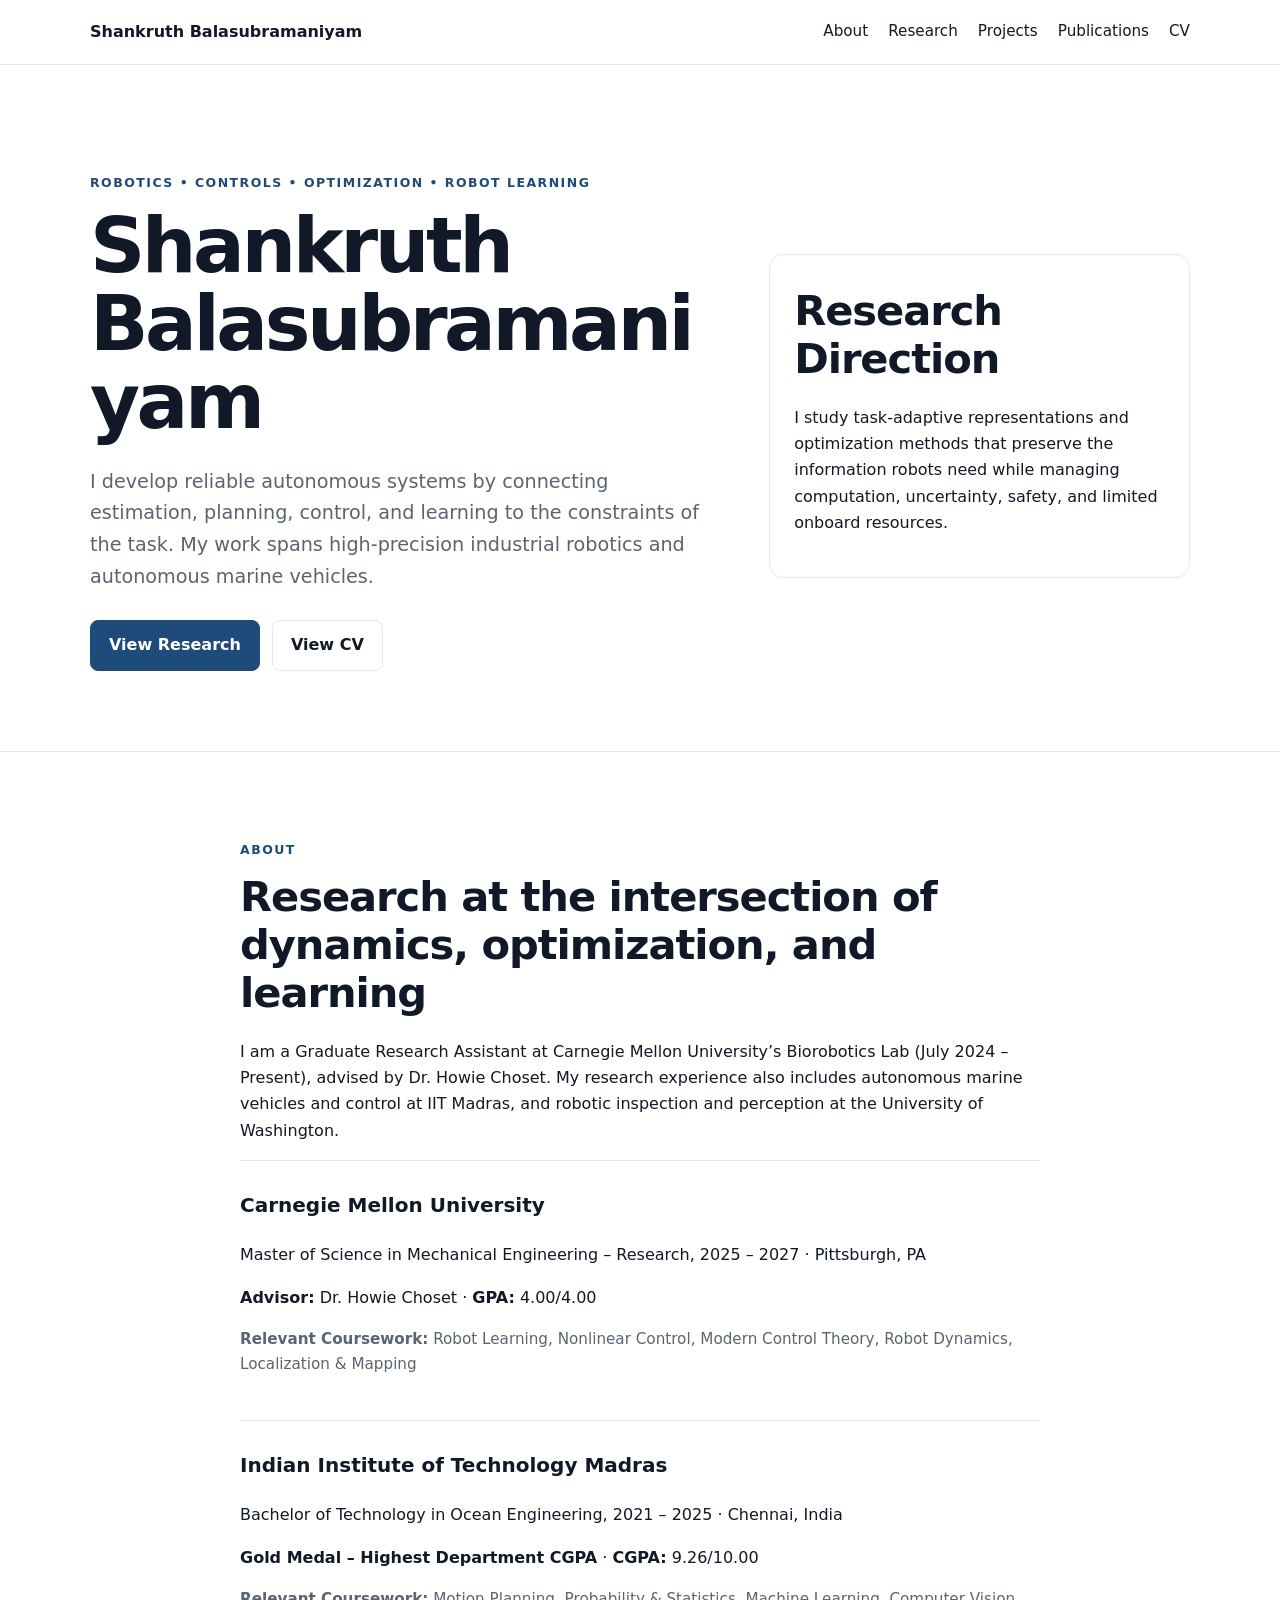
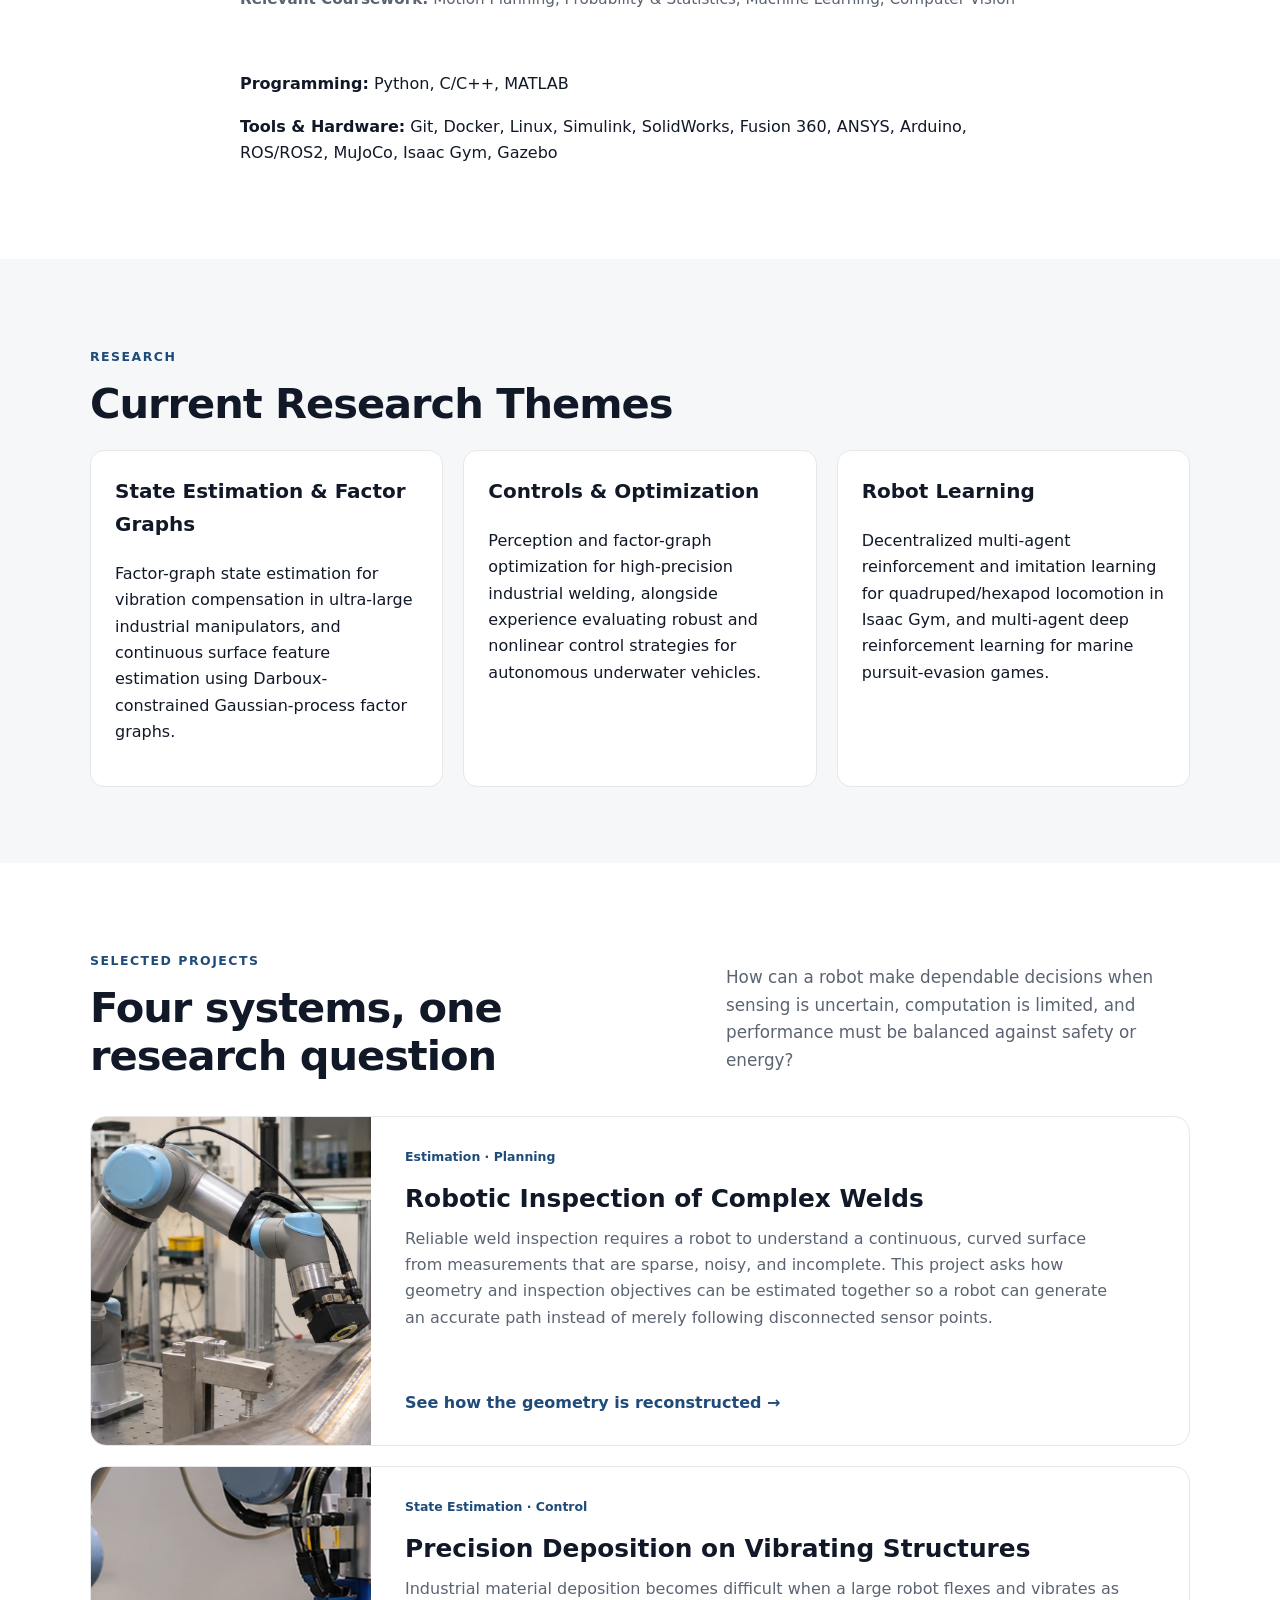
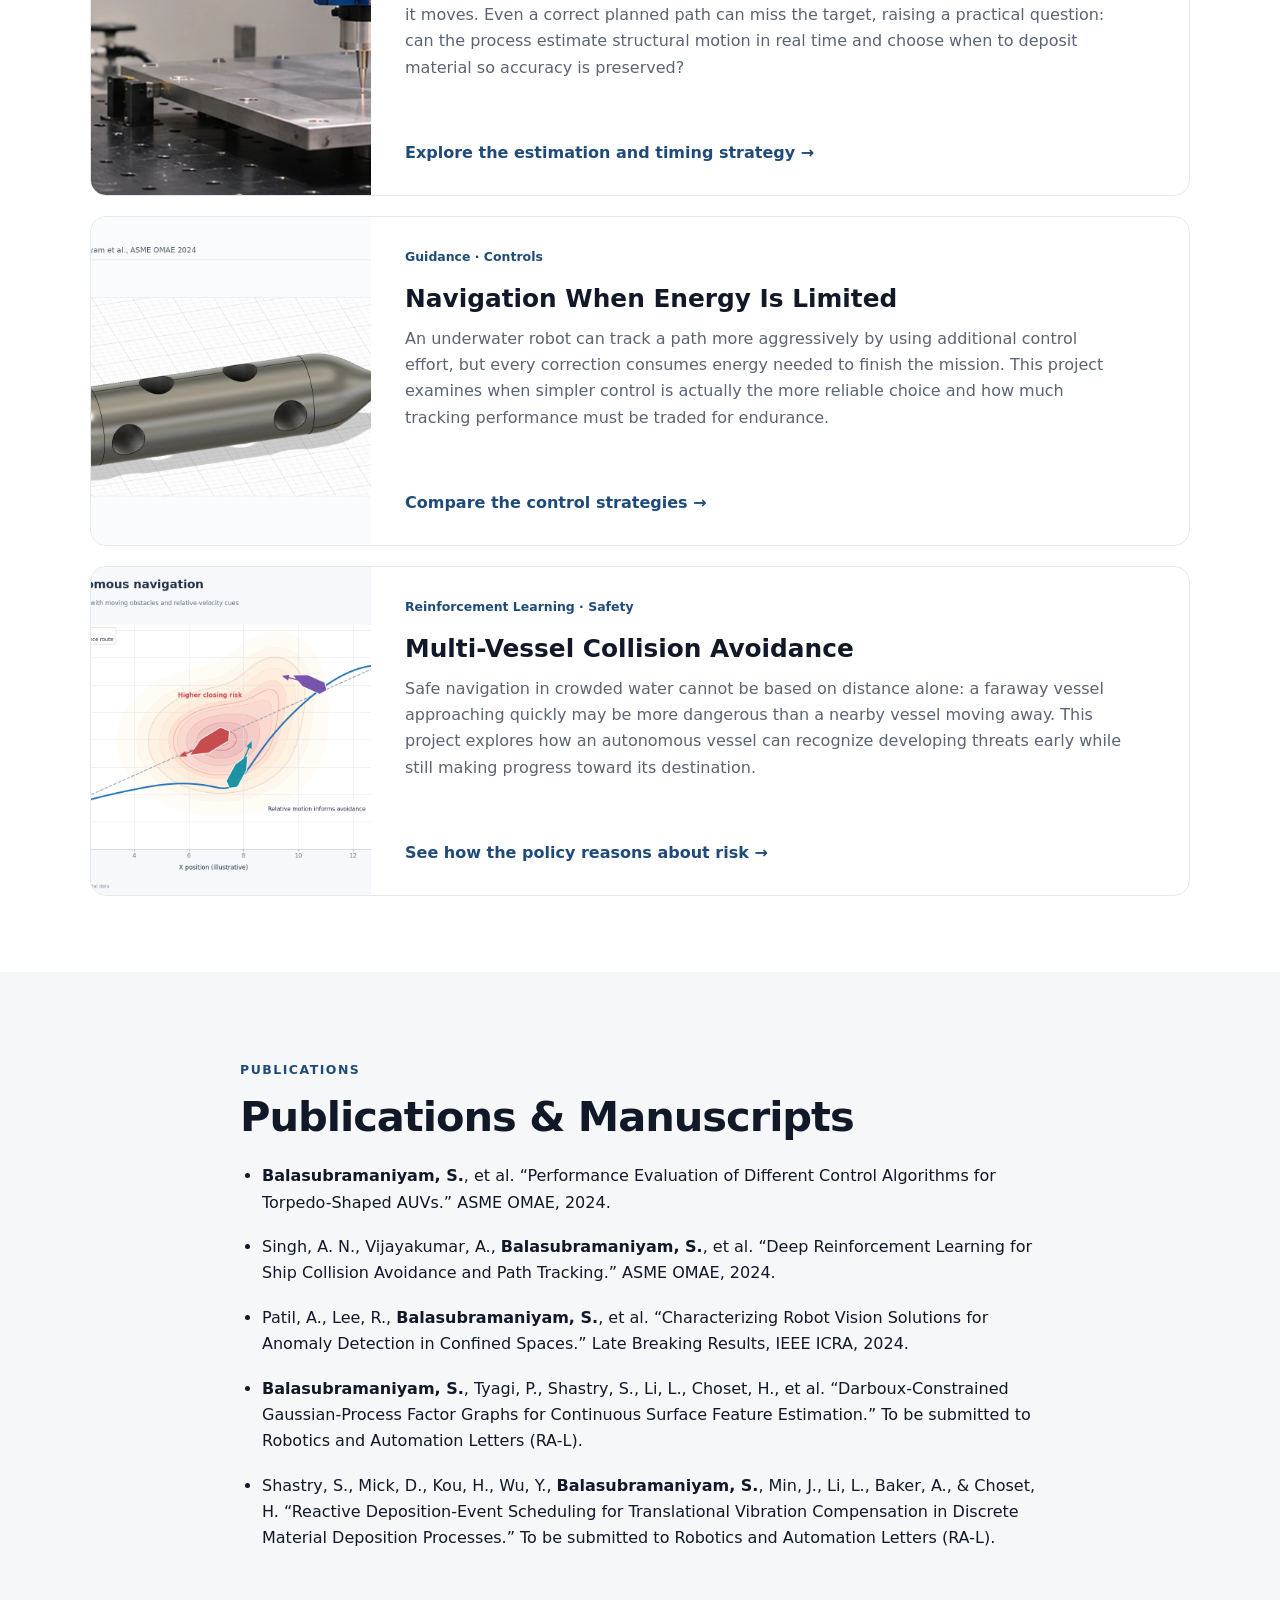
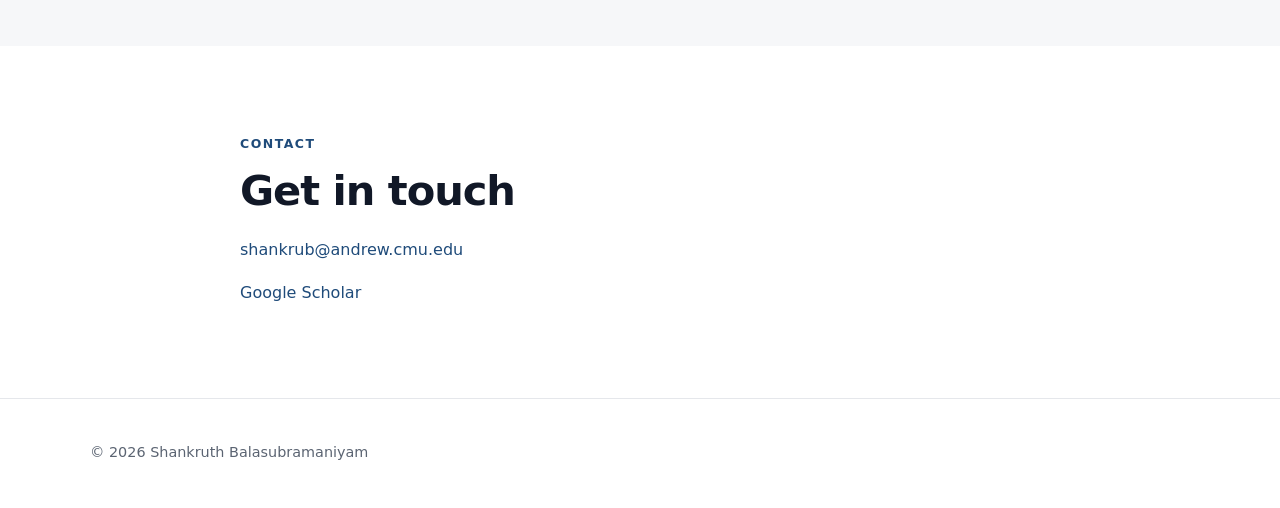
<file: index.html>
<!DOCTYPE html>
<html lang="en">
<head>
  <meta charset="UTF-8">
  <meta name="viewport" content="width=device-width, initial-scale=1.0">
  <meta name="description" content="Shankruth Balasubramaniyam — robotics, controls, optimization, and robot learning research portfolio.">
  <title>Shankruth Balasubramaniyam</title>
  <link rel="stylesheet" href="styles.css">
</head>
<body>
<header class="site-header">
  <div class="container nav">
    <a class="brand" href="#home">Shankruth Balasubramaniyam</a>
    <nav aria-label="Main navigation">
      <a href="#about">About</a>
      <a href="#research">Research</a>
      <a href="#projects">Projects</a>
      <a href="#publications">Publications</a>
      <a href="cv.pdf" target="_blank" rel="noopener">CV</a>
    </nav>
  </div>
</header>
<main>
<section id="home" class="hero">
  <div class="container hero-grid">
    <div>
      <p class="eyebrow">Robotics • Controls • Optimization • Robot Learning</p>
      <h1>Shankruth Balasubramaniyam</h1>
      <p class="lead">I develop reliable autonomous systems by connecting estimation, planning, control, and learning to the constraints of the task. My work spans high-precision industrial robotics and autonomous marine vehicles.</p>
      <div class="buttons">
        <a class="button primary" href="#research">View Research</a>
        <a class="button" href="cv.pdf" target="_blank" rel="noopener">View CV</a>
      </div>
    </div>
    <div class="card">
      <h2>Research Direction</h2>
      <p>I study task-adaptive representations and optimization methods that preserve the information robots need while managing computation, uncertainty, safety, and limited onboard resources.</p>
    </div>
  </div>
</section>
<section id="about" class="section">
  <div class="container narrow">
    <p class="eyebrow">About</p>
    <h2>Research at the intersection of dynamics, optimization, and learning</h2>
    <p>I am a Graduate Research Assistant at Carnegie Mellon University’s Biorobotics Lab (July 2024 – Present), advised by Dr. Howie Choset. My research experience also includes autonomous marine vehicles and control at IIT Madras, and robotic inspection and perception at the University of Washington.</p>
    <div class="project">
      <h3>Carnegie Mellon University</h3>
      <p>Master of Science in Mechanical Engineering – Research, 2025 – 2027 · Pittsburgh, PA</p>
      <p><strong>Advisor:</strong> Dr. Howie Choset · <strong>GPA:</strong> 4.00/4.00</p>
      <p class="meta"><strong>Relevant Coursework:</strong> Robot Learning, Nonlinear Control, Modern Control Theory, Robot Dynamics, Localization &amp; Mapping</p>
    </div>
    <div class="project">
      <h3>Indian Institute of Technology Madras</h3>
      <p>Bachelor of Technology in Ocean Engineering, 2021 – 2025 · Chennai, India</p>
      <p><strong>Gold Medal – Highest Department CGPA</strong> · <strong>CGPA:</strong> 9.26/10.00</p>
      <p class="meta"><strong>Relevant Coursework:</strong> Motion Planning, Probability &amp; Statistics, Machine Learning, Computer Vision</p>
    </div>
    <p><strong>Programming:</strong> Python, C/C++, MATLAB</p>
    <p><strong>Tools &amp; Hardware:</strong> Git, Docker, Linux, Simulink, SolidWorks, Fusion 360, ANSYS, Arduino, ROS/ROS2, MuJoCo, Isaac Gym, Gazebo</p>
  </div>
</section>
<section id="research" class="section alt">
  <div class="container">
    <p class="eyebrow">Research</p>
    <h2>Current Research Themes</h2>
    <div class="grid three">
      <article class="card">
        <h3>State Estimation &amp; Factor Graphs</h3>
        <p>Factor-graph state estimation for vibration compensation in ultra-large industrial manipulators, and continuous surface feature estimation using Darboux-constrained Gaussian-process factor graphs.</p>
      </article>
      <article class="card">
        <h3>Controls &amp; Optimization</h3>
        <p>Perception and factor-graph optimization for high-precision industrial welding, alongside experience evaluating robust and nonlinear control strategies for autonomous underwater vehicles.</p>
      </article>
      <article class="card">
        <h3>Robot Learning</h3>
        <p>Decentralized multi-agent reinforcement and imitation learning for quadruped/hexapod locomotion in Isaac Gym, and multi-agent deep reinforcement learning for marine pursuit-evasion games.</p>
      </article>
    </div>
  </div>
</section>
<section id="projects" class="section projects-section">
  <div class="container">
    <div class="section-intro">
      <div><p class="eyebrow">Selected Projects</p><h2>Four systems, one research question</h2></div>
      <p>How can a robot make dependable decisions when sensing is uncertain, computation is limited, and performance must be balanced against safety or energy?</p>
    </div>
    <div class="project-grid">
      <a class="project-card" href="project-weld-inspection.html">
        <span class="project-thumb"><img src="assets/01_weld_top_lab.webp" alt="Robotic arm inspecting a weld seam" width="1600" height="900"></span>
        <span class="project-card-copy"><span class="tag">Estimation · Planning</span>
        <h3>Robotic Inspection of Complex Welds</h3>
        <p>Reliable weld inspection requires a robot to understand a continuous, curved surface from measurements that are sparse, noisy, and incomplete. This project asks how geometry and inspection objectives can be estimated together so a robot can generate an accurate path instead of merely following disconnected sensor points.</p>
        <span class="project-link">See how the geometry is reconstructed <span aria-hidden="true">→</span></span></span>
      </a>
      <a class="project-card" href="project-vibration-compensation.html">
        <span class="project-thumb"><img src="assets/03_deposition_top_lab.webp" alt="Robotic material-deposition system" width="1600" height="900"></span>
        <span class="project-card-copy"><span class="tag">State Estimation · Control</span>
        <h3>Precision Deposition on Vibrating Structures</h3>
        <p>Industrial material deposition becomes difficult when a large robot flexes and vibrates as it moves. Even a correct planned path can miss the target, raising a practical question: can the process estimate structural motion in real time and choose when to deposit material so accuracy is preserved?</p>
        <span class="project-link">Explore the estimation and timing strategy <span aria-hidden="true">→</span></span></span>
      </a>
      <a class="project-card" href="project-auv-control.html">
        <span class="project-thumb"><img src="assets/05_auv_top_paper_fig1.webp" alt="Design of a torpedo-shaped autonomous underwater vehicle" width="1600" height="900"></span>
        <span class="project-card-copy"><span class="tag">Guidance · Controls</span>
        <h3>Navigation When Energy Is Limited</h3>
        <p>An underwater robot can track a path more aggressively by using additional control effort, but every correction consumes energy needed to finish the mission. This project examines when simpler control is actually the more reliable choice and how much tracking performance must be traded for endurance.</p>
        <span class="project-link">Compare the control strategies <span aria-hidden="true">→</span></span></span>
      </a>
      <a class="project-card" href="project-maritime-navigation.html">
        <span class="project-thumb"><img src="assets/07_asv_top_risk_navigation.png" alt="Multi-vessel collision-avoidance scenario" width="1600" height="900"></span>
        <span class="project-card-copy"><span class="tag">Reinforcement Learning · Safety</span>
        <h3>Multi-Vessel Collision Avoidance</h3>
        <p>Safe navigation in crowded water cannot be based on distance alone: a faraway vessel approaching quickly may be more dangerous than a nearby vessel moving away. This project explores how an autonomous vessel can recognize developing threats early while still making progress toward its destination.</p>
        <span class="project-link">See how the policy reasons about risk <span aria-hidden="true">→</span></span></span>
      </a>
    </div>
  </div>
</section>
<section id="publications" class="section alt">
  <div class="container narrow">
    <p class="eyebrow">Publications</p>
    <h2>Publications &amp; Manuscripts</h2>
    <ul class="pubs">
<li><strong>Balasubramaniyam, S.</strong>, et al. “Performance Evaluation of Different Control Algorithms for Torpedo-Shaped AUVs.” ASME OMAE, 2024.</li>
<li>Singh, A. N., Vijayakumar, A., <strong>Balasubramaniyam, S.</strong>, et al. “Deep Reinforcement Learning for Ship Collision Avoidance and Path Tracking.” ASME OMAE, 2024.</li>
<li>Patil, A., Lee, R., <strong>Balasubramaniyam, S.</strong>, et al. “Characterizing Robot Vision Solutions for Anomaly Detection in Confined Spaces.” Late Breaking Results, IEEE ICRA, 2024.</li>
<li><strong>Balasubramaniyam, S.</strong>, Tyagi, P., Shastry, S., Li, L., Choset, H., et al. “Darboux-Constrained Gaussian-Process Factor Graphs for Continuous Surface Feature Estimation.” To be submitted to Robotics and Automation Letters (RA-L).</li>
<li>Shastry, S., Mick, D., Kou, H., Wu, Y., <strong>Balasubramaniyam, S.</strong>, Min, J., Li, L., Baker, A., &amp; Choset, H. “Reactive Deposition-Event Scheduling for Translational Vibration Compensation in Discrete Material Deposition Processes.” To be submitted to Robotics and Automation Letters (RA-L).</li>
</ul>
  </div>
</section>
<section class="section">
  <div class="container narrow">
    <p class="eyebrow">Contact</p>
    <h2>Get in touch</h2>
    <p><a href="mailto:shankrub@andrew.cmu.edu">shankrub@andrew.cmu.edu</a></p>
    <p><a href="https://scholar.google.com/citations?user=RZcgPHcAAAAJ&amp;hl=en" target="_blank" rel="noopener">Google Scholar</a></p>
  </div>
</section>
</main>
<footer>
  <div class="container"><p>© 2026 Shankruth Balasubramaniyam</p></div>
</footer>
</body>
</html>
</file>
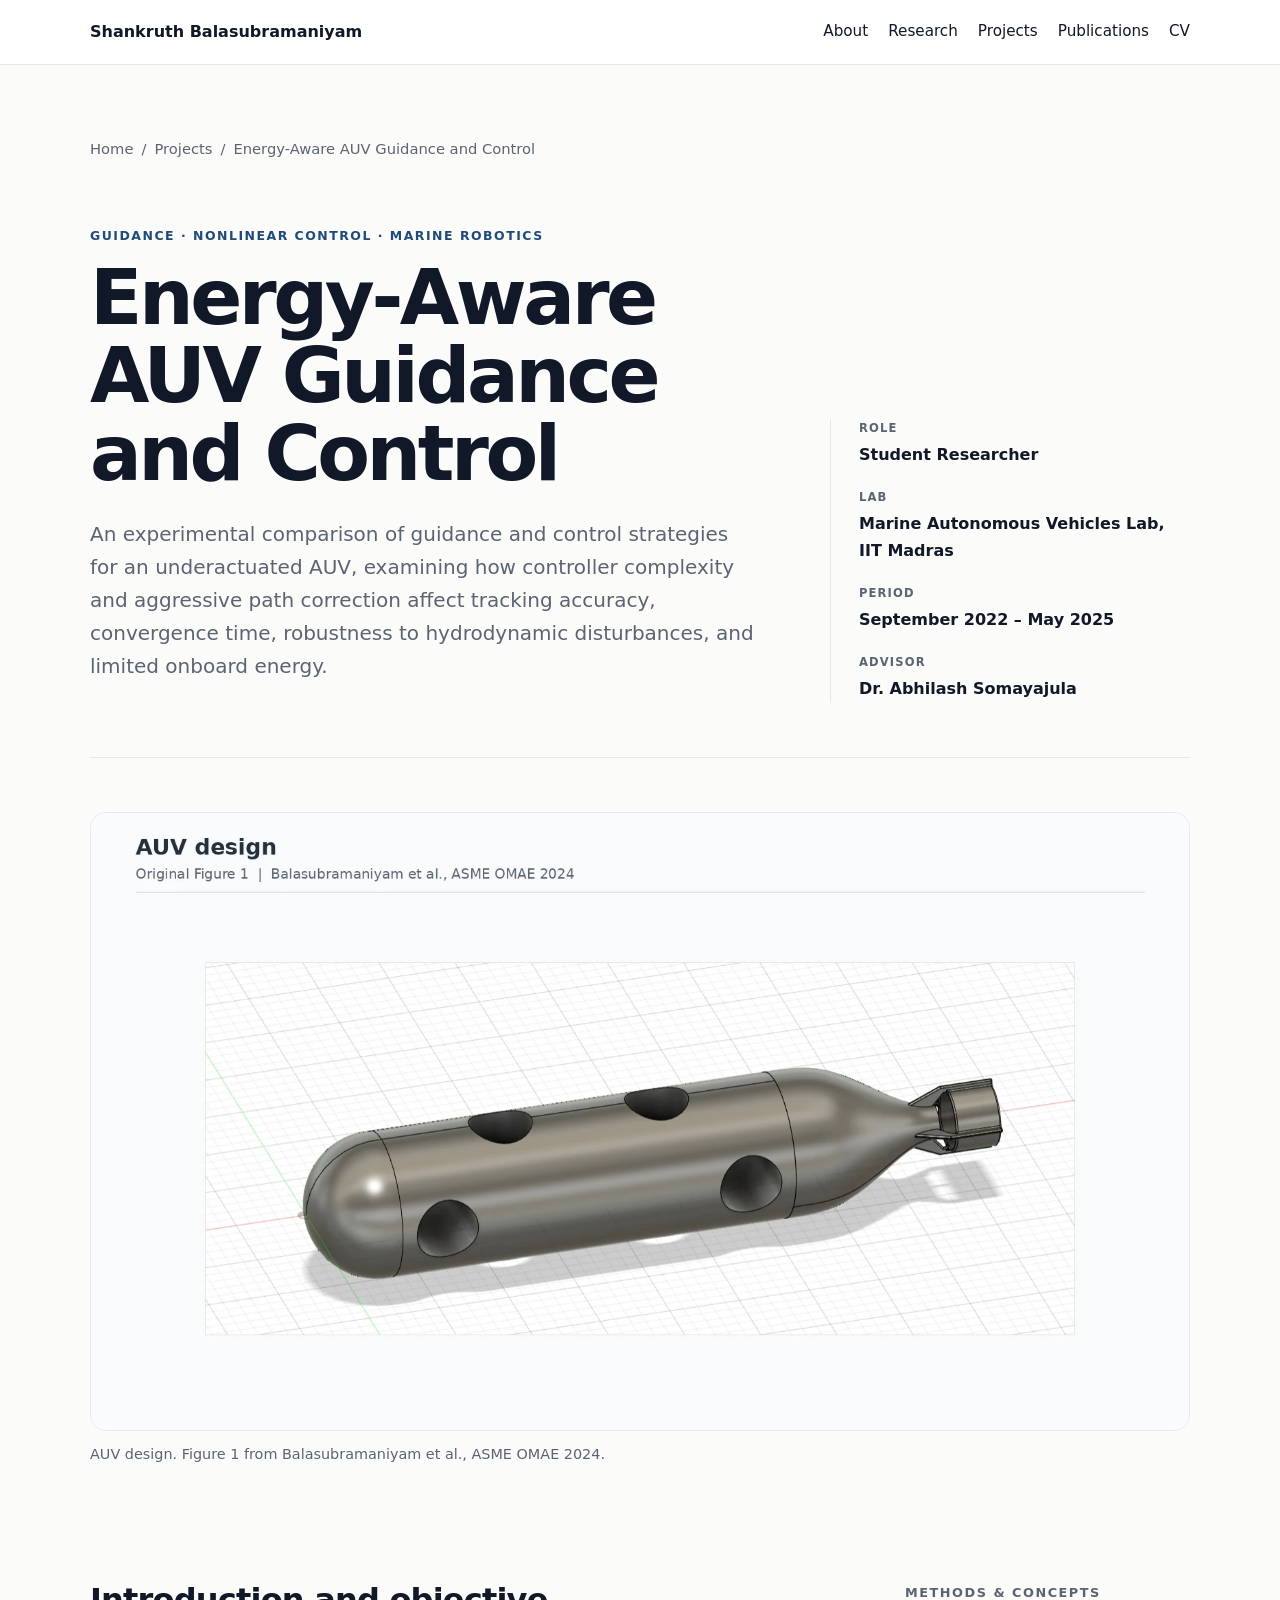
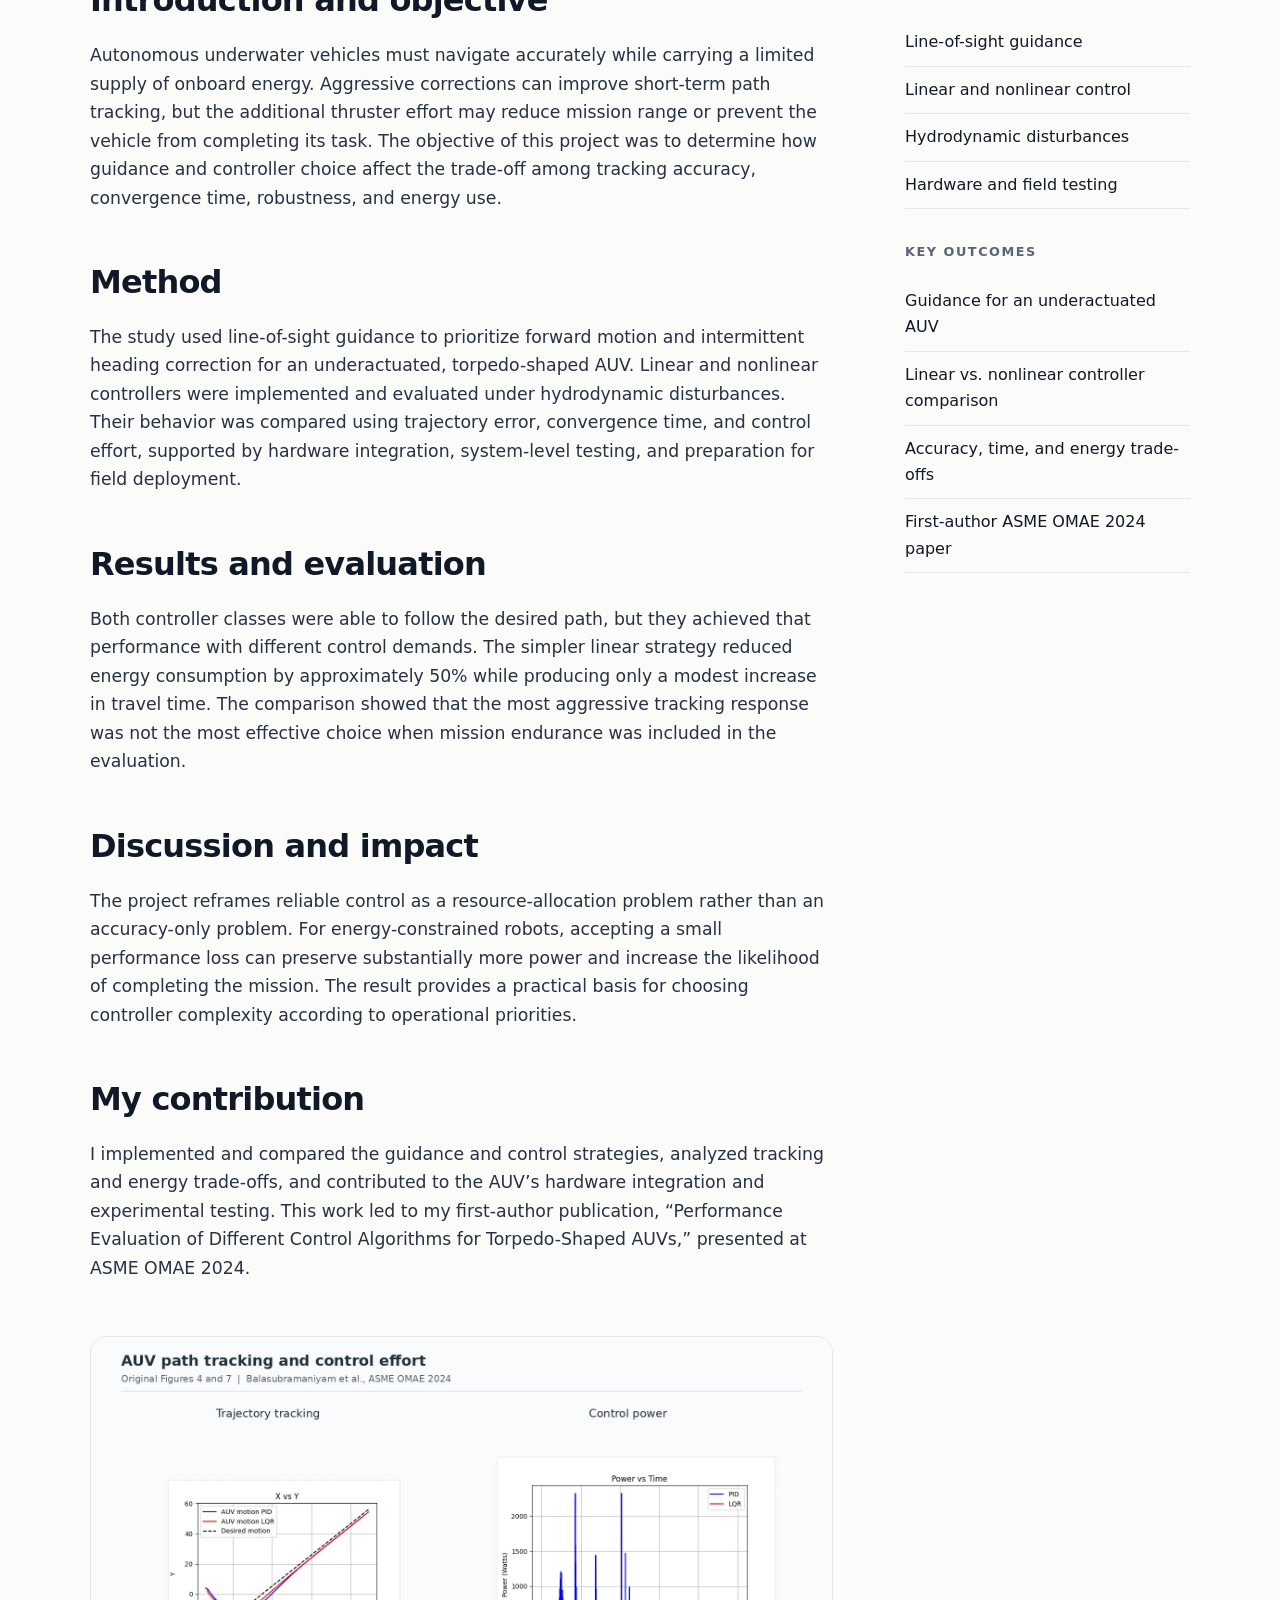
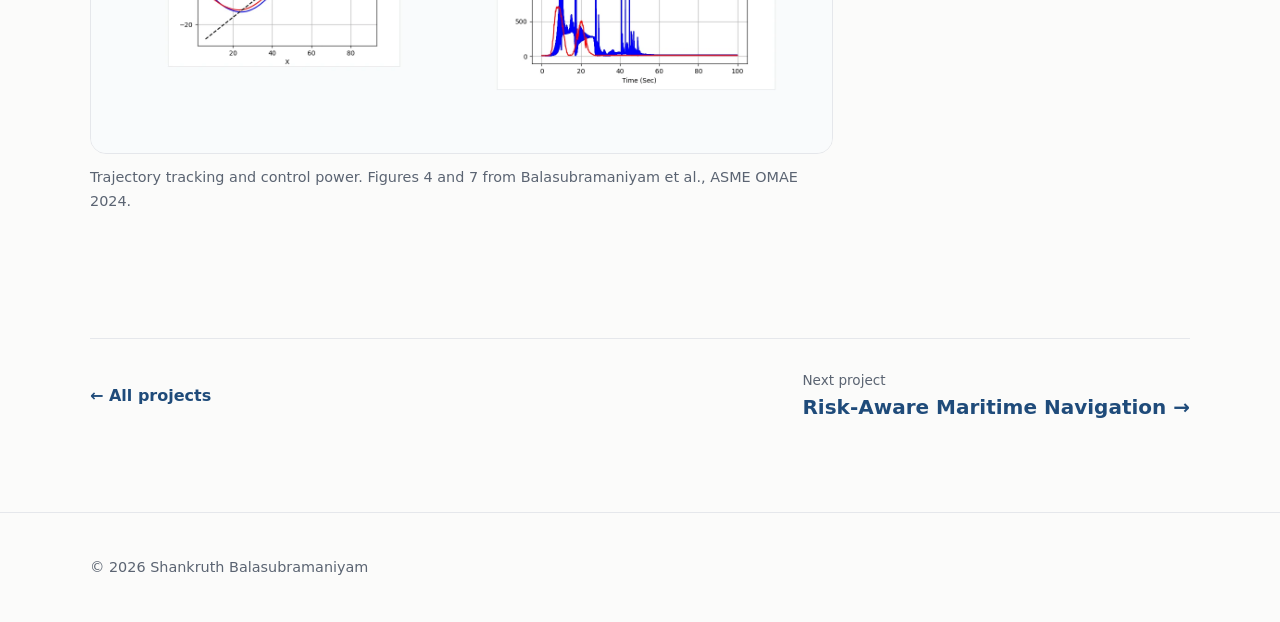
<file: project-auv-control.html>
<!DOCTYPE html><html lang="en"><head><meta charset="UTF-8"><meta name="viewport" content="width=device-width,initial-scale=1"><meta name="description" content="An experimental comparison of guidance and control strategies for an underactuated AUV, examining how controller complexity and aggressive path correction affect tracking accuracy, convergence time, robustness to hydrodynamic disturbances, and limited onboard energy."><title>Energy-Aware AUV Guidance and Control — Shankruth Balasubramaniyam</title><link rel="stylesheet" href="styles.css"></head><body class="project-page"><header class="site-header"><div class="container nav"><a class="brand" href="index.html">Shankruth Balasubramaniyam</a><nav aria-label="Main navigation"><a href="index.html#about">About</a><a href="index.html#research">Research</a><a href="index.html#projects">Projects</a><a href="index.html#publications">Publications</a><a href="cv.pdf" target="_blank" rel="noopener">CV</a></nav></div></header><main class="project-main"><div class="container"><p class="breadcrumb"><a href="index.html">Home</a><span>/</span><a href="index.html#projects">Projects</a><span>/</span><span>Energy-Aware AUV Guidance and Control</span></p><section class="project-hero"><div><p class="eyebrow">Guidance · Nonlinear Control · Marine Robotics</p><h1>Energy-Aware AUV Guidance and Control</h1><p class="project-deck">An experimental comparison of guidance and control strategies for an underactuated AUV, examining how controller complexity and aggressive path correction affect tracking accuracy, convergence time, robustness to hydrodynamic disturbances, and limited onboard energy.</p></div><aside class="project-facts" aria-label="Project details"><dl><div><dt>Role</dt><dd>Student Researcher</dd></div><div><dt>Lab</dt><dd>Marine Autonomous Vehicles Lab, IIT Madras</dd></div><div><dt>Period</dt><dd>September 2022 – May 2025</dd></div><div><dt>Advisor</dt><dd>Dr. Abhilash Somayajula</dd></div></dl></aside></section><figure class="project-media"><img src="assets/05_auv_top_paper_fig1.webp" alt="CAD model of the torpedo-shaped autonomous underwater vehicle" width="1600" height="900"><figcaption>AUV design. Figure 1 from Balasubramaniyam et al., ASME OMAE 2024.</figcaption></figure><div class="project-body"><article class="project-copy"><section class="narrative-section"><h2>Introduction and objective</h2><p>Autonomous underwater vehicles must navigate accurately while carrying a limited supply of onboard energy. Aggressive corrections can improve short-term path tracking, but the additional thruster effort may reduce mission range or prevent the vehicle from completing its task. The objective of this project was to determine how guidance and controller choice affect the trade-off among tracking accuracy, convergence time, robustness, and energy use.</p></section><section class="narrative-section"><h2>Method</h2><p>The study used line-of-sight guidance to prioritize forward motion and intermittent heading correction for an underactuated, torpedo-shaped AUV. Linear and nonlinear controllers were implemented and evaluated under hydrodynamic disturbances. Their behavior was compared using trajectory error, convergence time, and control effort, supported by hardware integration, system-level testing, and preparation for field deployment.</p></section><section class="narrative-section"><h2>Results and evaluation</h2><p>Both controller classes were able to follow the desired path, but they achieved that performance with different control demands. The simpler linear strategy reduced energy consumption by approximately 50% while producing only a modest increase in travel time. The comparison showed that the most aggressive tracking response was not the most effective choice when mission endurance was included in the evaluation.</p></section><section class="narrative-section"><h2>Discussion and impact</h2><p>The project reframes reliable control as a resource-allocation problem rather than an accuracy-only problem. For energy-constrained robots, accepting a small performance loss can preserve substantially more power and increase the likelihood of completing the mission. The result provides a practical basis for choosing controller complexity according to operational priorities.</p></section><section class="narrative-section"><h2>My contribution</h2><p>I implemented and compared the guidance and control strategies, analyzed tracking and energy trade-offs, and contributed to the AUV’s hardware integration and experimental testing. This work led to my first-author publication, “Performance Evaluation of Different Control Algorithms for Torpedo-Shaped AUVs,” presented at ASME OMAE 2024.</p></section><figure class="project-media"><img src="assets/06_auv_bottom_paper_fig4_fig7.webp" alt="AUV trajectory-tracking and control-power plots comparing PID and LQR controllers" width="1600" height="900"><figcaption>Trajectory tracking and control power. Figures 4 and 7 from Balasubramaniyam et al., ASME OMAE 2024.</figcaption></figure></article><aside class="project-aside"><h3>Methods &amp; concepts</h3><ul><li>Line-of-sight guidance</li><li>Linear and nonlinear control</li><li>Hydrodynamic disturbances</li><li>Hardware and field testing</li></ul><h3 style="margin-top:32px">Key outcomes</h3><ul><li>Guidance for an underactuated AUV</li><li>Linear vs. nonlinear controller comparison</li><li>Accuracy, time, and energy trade-offs</li><li>First-author ASME OMAE 2024 paper</li></ul></aside></div><div class="next-project"><a class="back-link" href="index.html#projects">← All projects</a><a href="project-maritime-navigation.html"><span>Next project</span><strong>Risk-Aware Maritime Navigation →</strong></a></div></div></main><footer><div class="container"><p>© 2026 Shankruth Balasubramaniyam</p></div></footer></body></html>
</file>
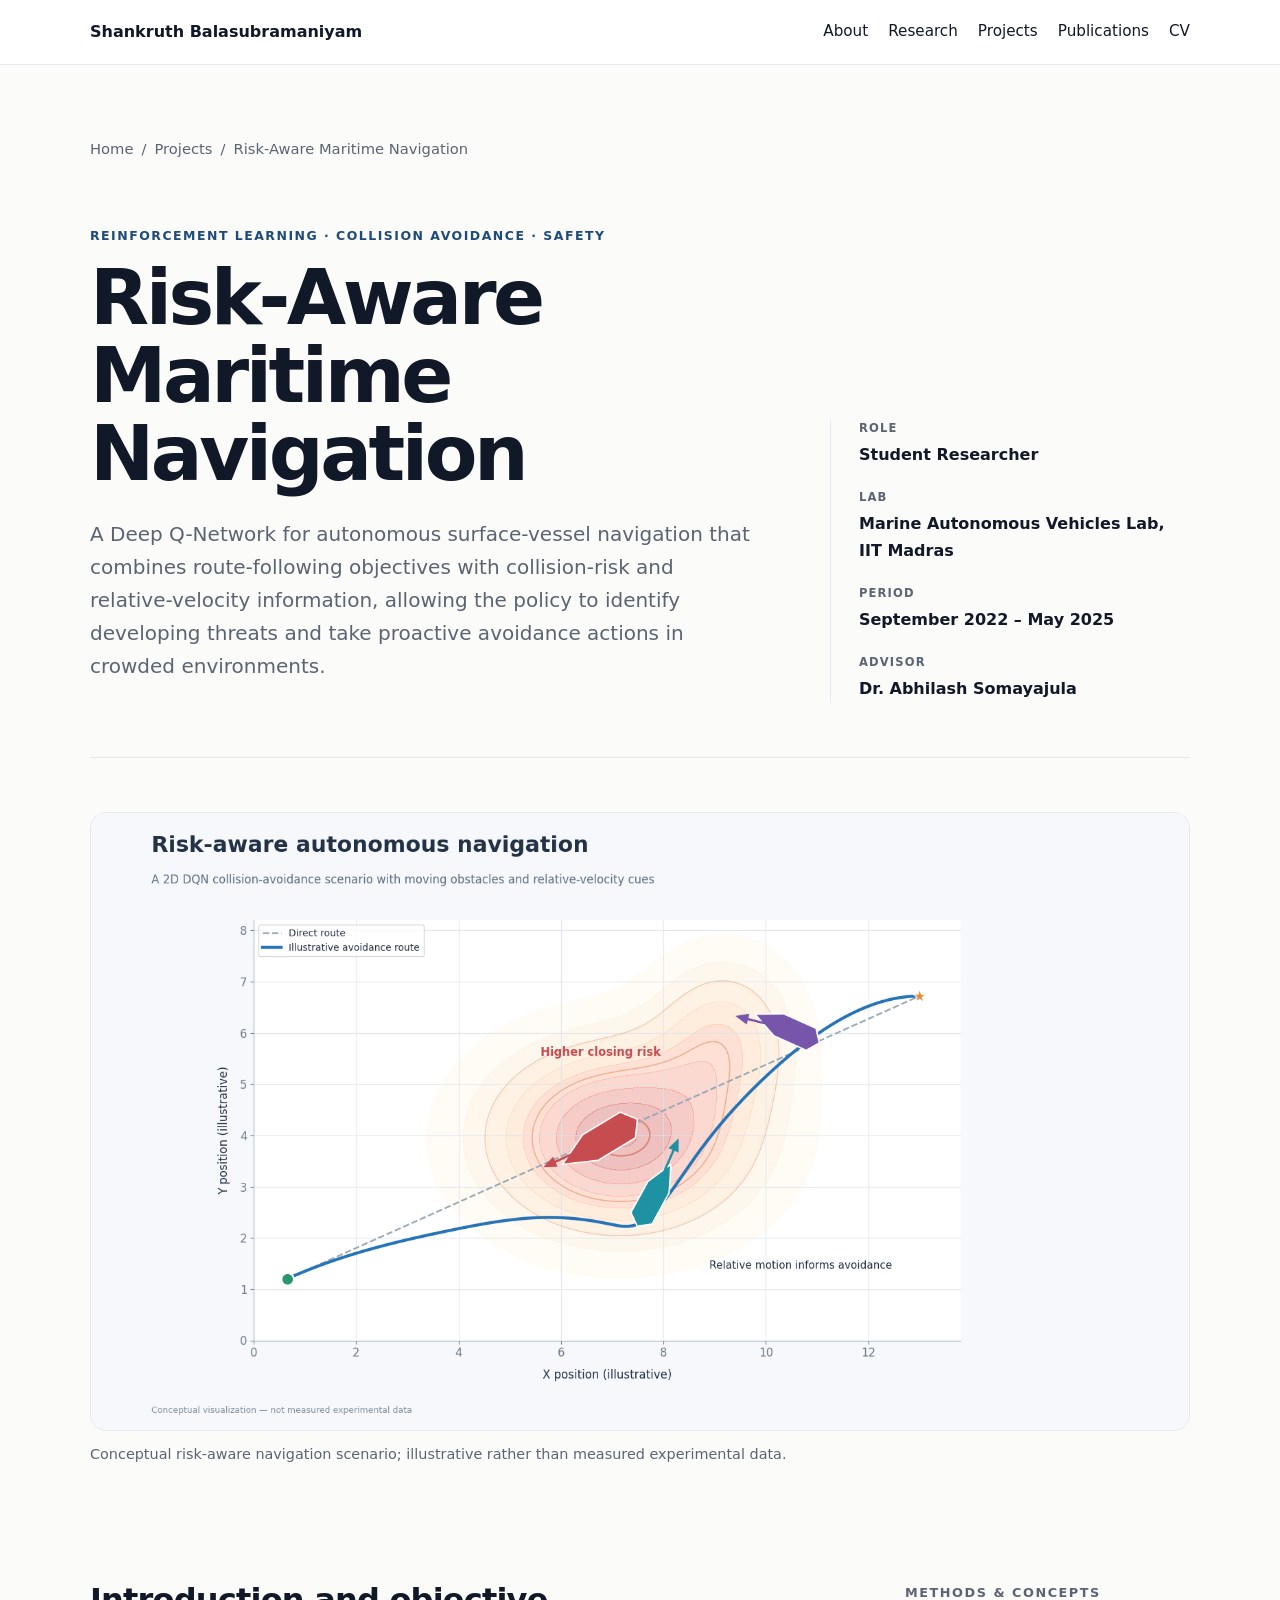
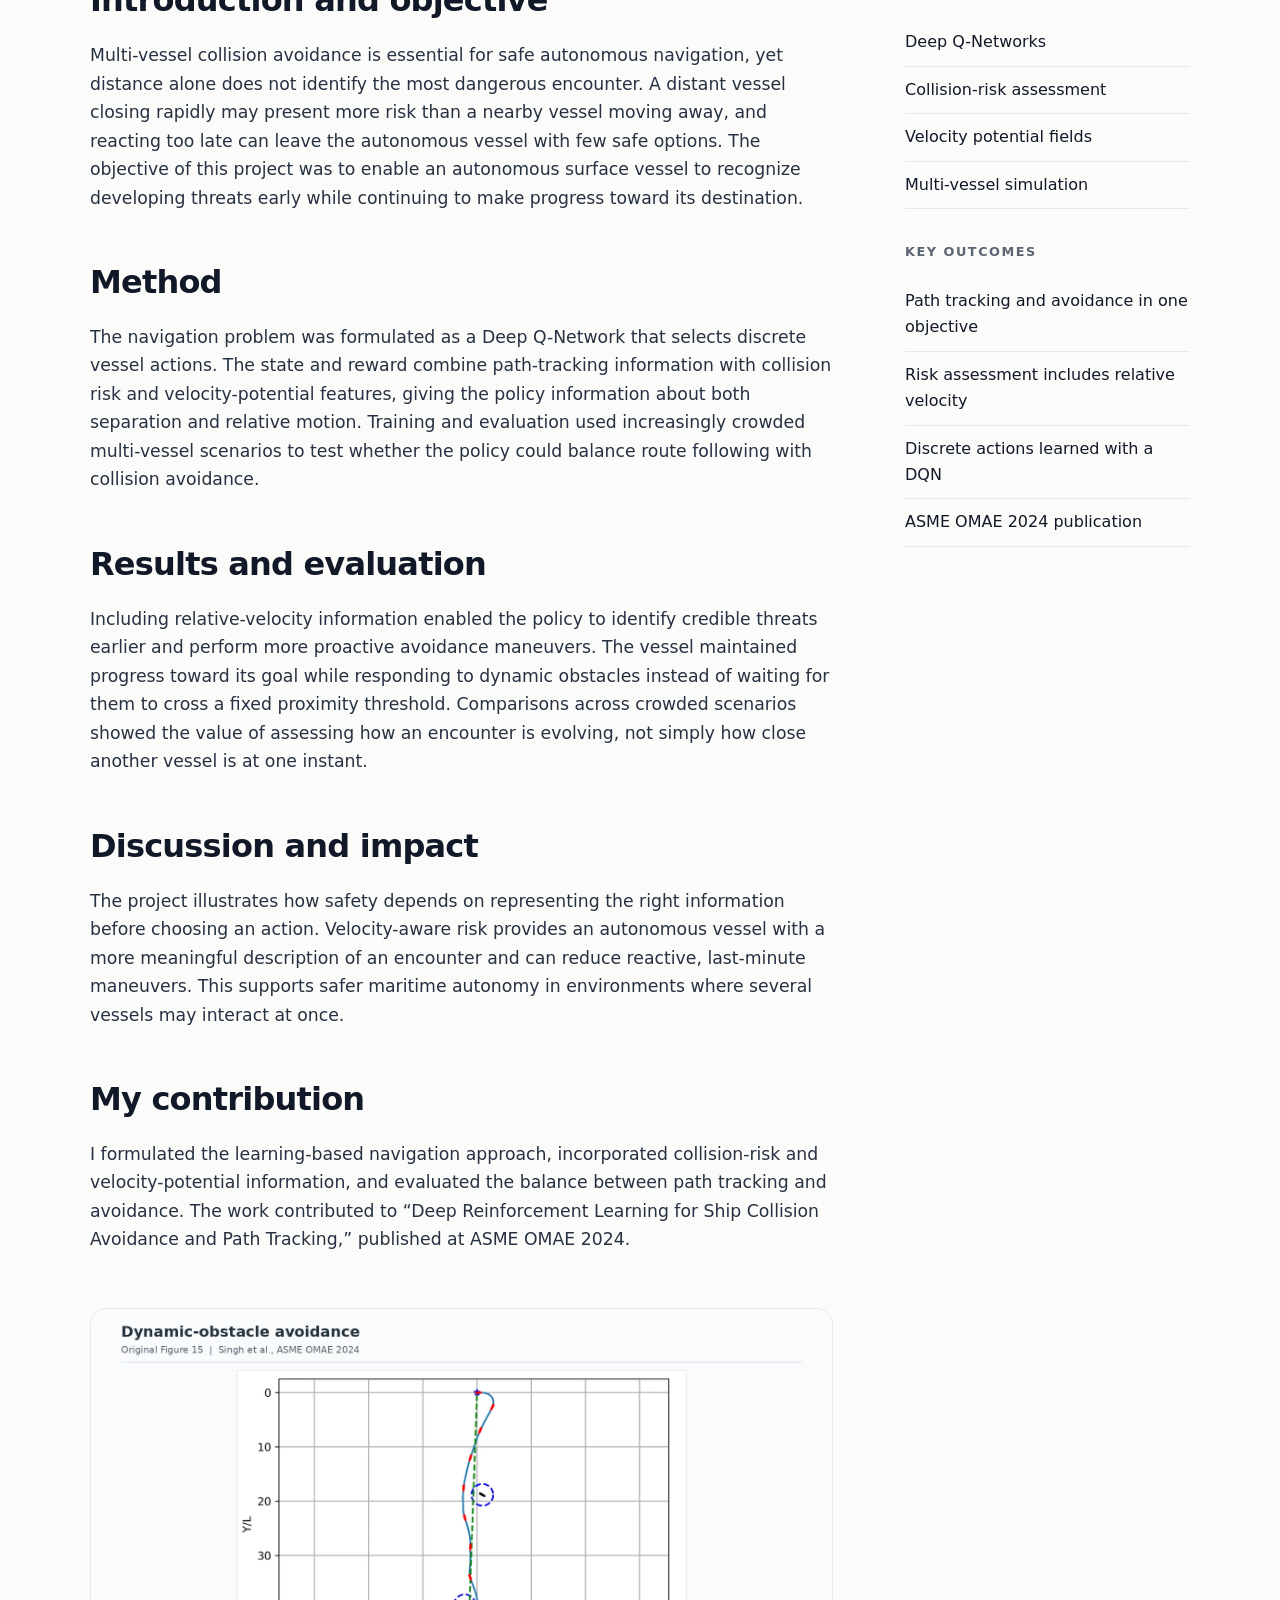
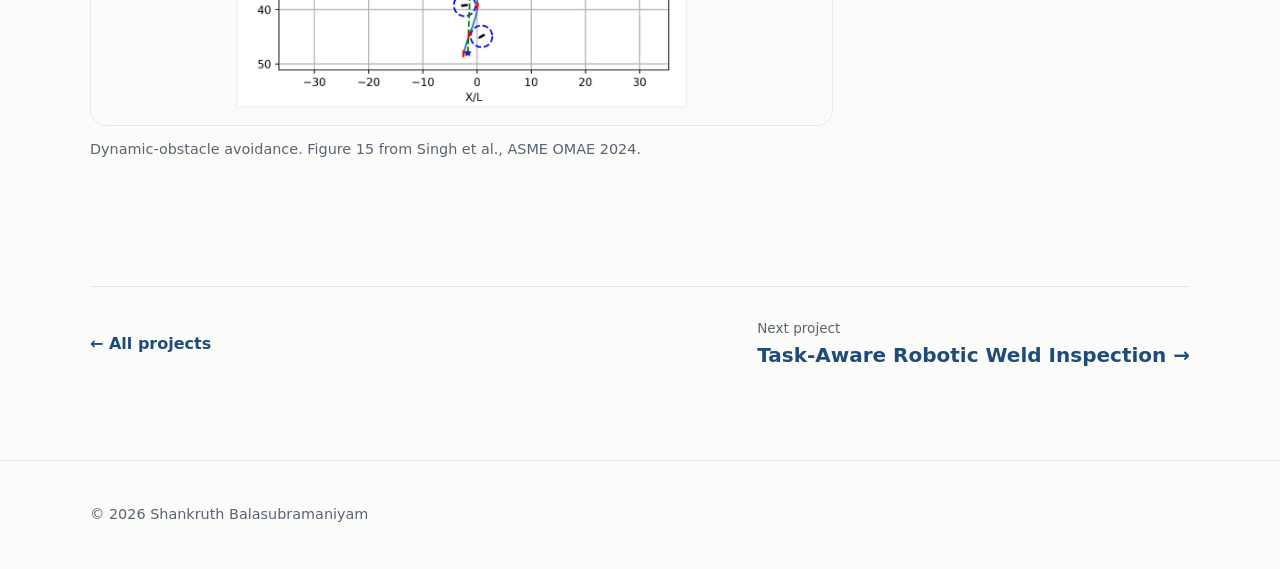
<file: project-maritime-navigation.html>
<!DOCTYPE html><html lang="en"><head><meta charset="UTF-8"><meta name="viewport" content="width=device-width,initial-scale=1"><meta name="description" content="A Deep Q-Network for autonomous surface-vessel navigation that combines route-following objectives with collision-risk and relative-velocity information, allowing the policy to identify developing threats and take proactive avoidance actions in crowded environments."><title>Risk-Aware Maritime Navigation — Shankruth Balasubramaniyam</title><link rel="stylesheet" href="styles.css"></head><body class="project-page"><header class="site-header"><div class="container nav"><a class="brand" href="index.html">Shankruth Balasubramaniyam</a><nav aria-label="Main navigation"><a href="index.html#about">About</a><a href="index.html#research">Research</a><a href="index.html#projects">Projects</a><a href="index.html#publications">Publications</a><a href="cv.pdf" target="_blank" rel="noopener">CV</a></nav></div></header><main class="project-main"><div class="container"><p class="breadcrumb"><a href="index.html">Home</a><span>/</span><a href="index.html#projects">Projects</a><span>/</span><span>Risk-Aware Maritime Navigation</span></p><section class="project-hero"><div><p class="eyebrow">Reinforcement Learning · Collision Avoidance · Safety</p><h1>Risk-Aware Maritime Navigation</h1><p class="project-deck">A Deep Q-Network for autonomous surface-vessel navigation that combines route-following objectives with collision-risk and relative-velocity information, allowing the policy to identify developing threats and take proactive avoidance actions in crowded environments.</p></div><aside class="project-facts" aria-label="Project details"><dl><div><dt>Role</dt><dd>Student Researcher</dd></div><div><dt>Lab</dt><dd>Marine Autonomous Vehicles Lab, IIT Madras</dd></div><div><dt>Period</dt><dd>September 2022 – May 2025</dd></div><div><dt>Advisor</dt><dd>Dr. Abhilash Somayajula</dd></div></dl></aside></section><figure class="project-media"><img src="assets/07_asv_top_risk_navigation.png" alt="Illustrative collision-avoidance route through a velocity-aware risk field with moving vessels" width="1600" height="900"><figcaption>Conceptual risk-aware navigation scenario; illustrative rather than measured experimental data.</figcaption></figure><div class="project-body"><article class="project-copy"><section class="narrative-section"><h2>Introduction and objective</h2><p>Multi-vessel collision avoidance is essential for safe autonomous navigation, yet distance alone does not identify the most dangerous encounter. A distant vessel closing rapidly may present more risk than a nearby vessel moving away, and reacting too late can leave the autonomous vessel with few safe options. The objective of this project was to enable an autonomous surface vessel to recognize developing threats early while continuing to make progress toward its destination.</p></section><section class="narrative-section"><h2>Method</h2><p>The navigation problem was formulated as a Deep Q-Network that selects discrete vessel actions. The state and reward combine path-tracking information with collision risk and velocity-potential features, giving the policy information about both separation and relative motion. Training and evaluation used increasingly crowded multi-vessel scenarios to test whether the policy could balance route following with collision avoidance.</p></section><section class="narrative-section"><h2>Results and evaluation</h2><p>Including relative-velocity information enabled the policy to identify credible threats earlier and perform more proactive avoidance maneuvers. The vessel maintained progress toward its goal while responding to dynamic obstacles instead of waiting for them to cross a fixed proximity threshold. Comparisons across crowded scenarios showed the value of assessing how an encounter is evolving, not simply how close another vessel is at one instant.</p></section><section class="narrative-section"><h2>Discussion and impact</h2><p>The project illustrates how safety depends on representing the right information before choosing an action. Velocity-aware risk provides an autonomous vessel with a more meaningful description of an encounter and can reduce reactive, last-minute maneuvers. This supports safer maritime autonomy in environments where several vessels may interact at once.</p></section><section class="narrative-section"><h2>My contribution</h2><p>I formulated the learning-based navigation approach, incorporated collision-risk and velocity-potential information, and evaluated the balance between path tracking and avoidance. The work contributed to “Deep Reinforcement Learning for Ship Collision Avoidance and Path Tracking,” published at ASME OMAE 2024.</p></section><figure class="project-media"><img src="assets/08_asv_bottom_paper_fig15_dynamic.webp" alt="Dynamic-obstacle avoidance trajectory of an autonomous surface vessel" width="1600" height="900"><figcaption>Dynamic-obstacle avoidance. Figure 15 from Singh et al., ASME OMAE 2024.</figcaption></figure></article><aside class="project-aside"><h3>Methods &amp; concepts</h3><ul><li>Deep Q-Networks</li><li>Collision-risk assessment</li><li>Velocity potential fields</li><li>Multi-vessel simulation</li></ul><h3 style="margin-top:32px">Key outcomes</h3><ul><li>Path tracking and avoidance in one objective</li><li>Risk assessment includes relative velocity</li><li>Discrete actions learned with a DQN</li><li>ASME OMAE 2024 publication</li></ul></aside></div><div class="next-project"><a class="back-link" href="index.html#projects">← All projects</a><a href="project-weld-inspection.html"><span>Next project</span><strong>Task-Aware Robotic Weld Inspection →</strong></a></div></div></main><footer><div class="container"><p>© 2026 Shankruth Balasubramaniyam</p></div></footer></body></html>
</file>
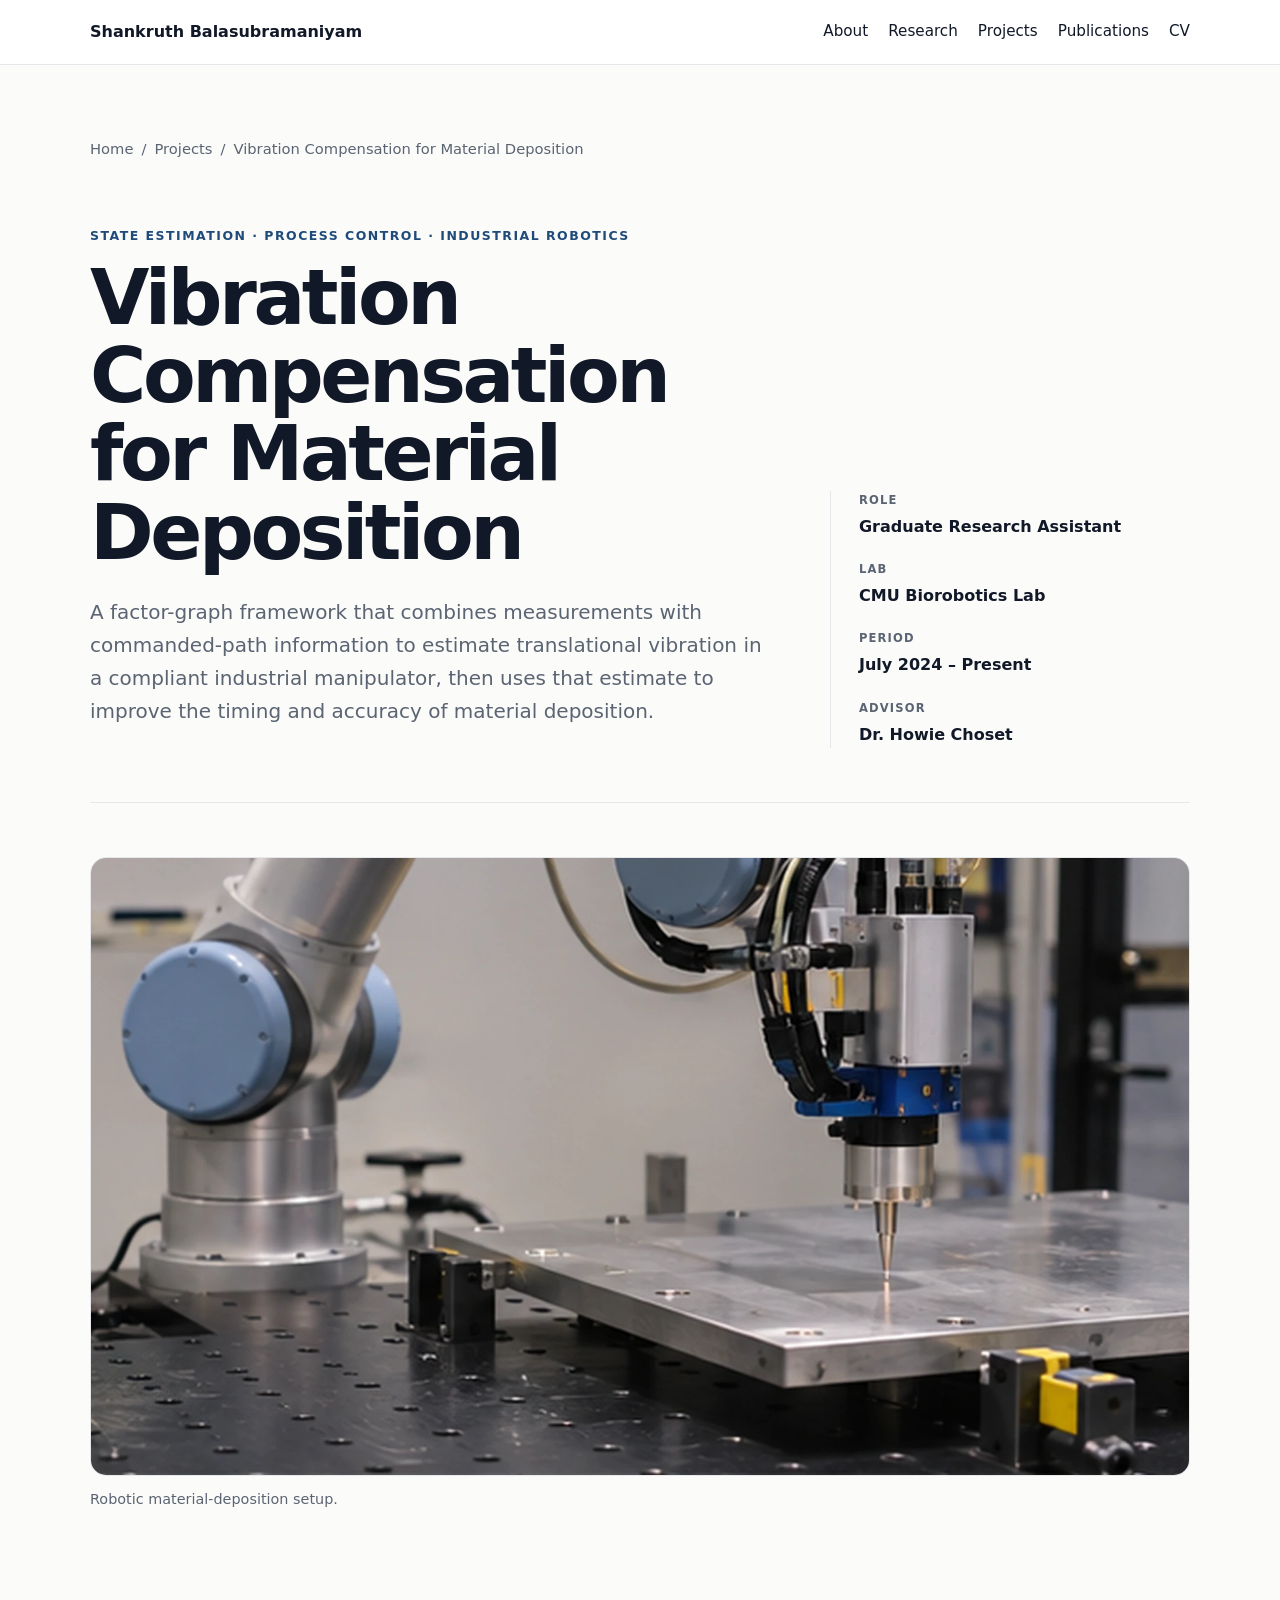
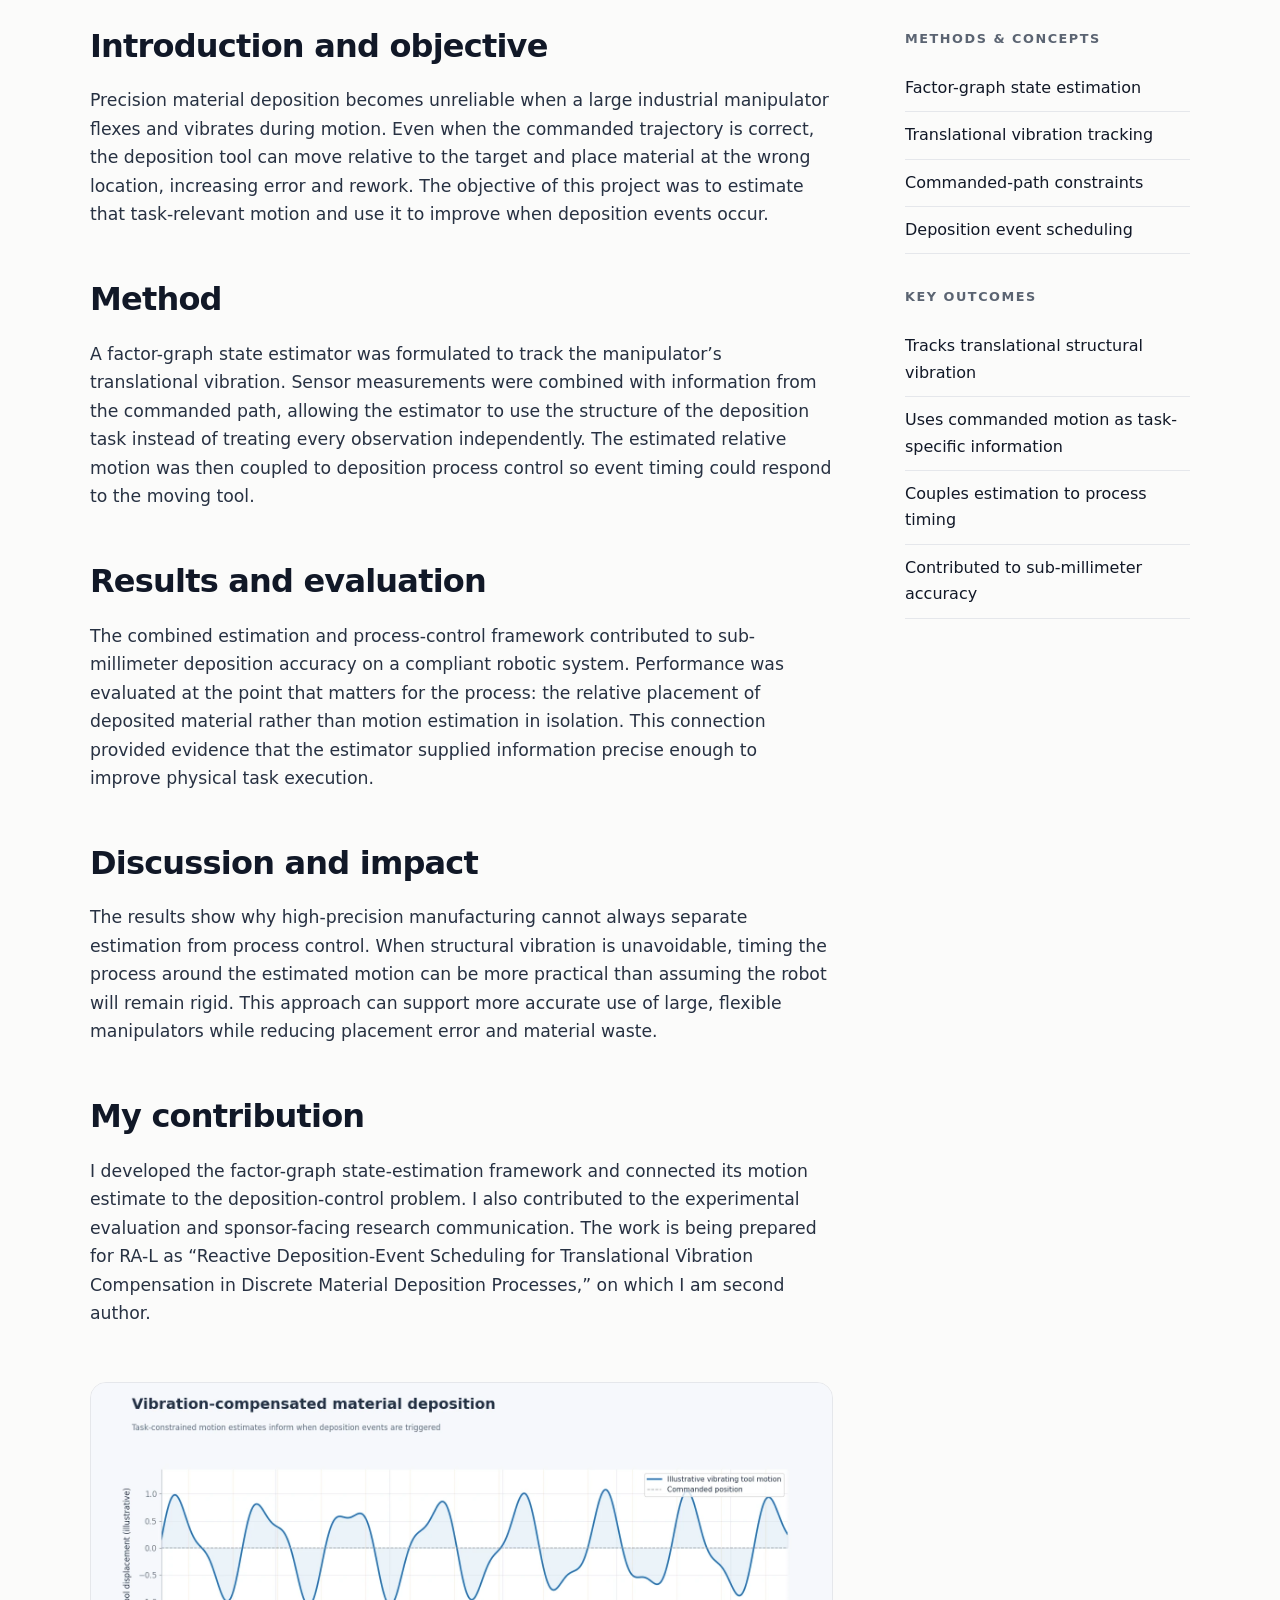
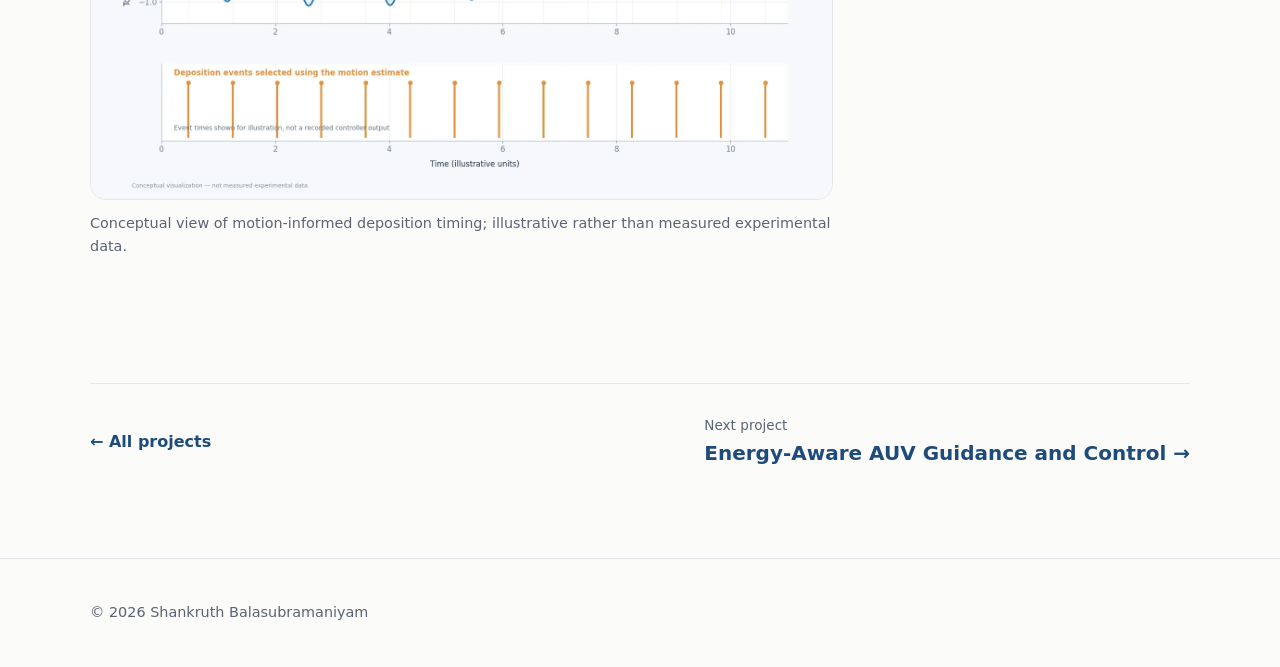
<file: project-vibration-compensation.html>
<!DOCTYPE html><html lang="en"><head><meta charset="UTF-8"><meta name="viewport" content="width=device-width,initial-scale=1"><meta name="description" content="A factor-graph framework that combines measurements with commanded-path information to estimate translational vibration in a compliant industrial manipulator, then uses that estimate to improve the timing and accuracy of material deposition."><title>Vibration Compensation for Material Deposition — Shankruth Balasubramaniyam</title><link rel="stylesheet" href="styles.css"></head><body class="project-page"><header class="site-header"><div class="container nav"><a class="brand" href="index.html">Shankruth Balasubramaniyam</a><nav aria-label="Main navigation"><a href="index.html#about">About</a><a href="index.html#research">Research</a><a href="index.html#projects">Projects</a><a href="index.html#publications">Publications</a><a href="cv.pdf" target="_blank" rel="noopener">CV</a></nav></div></header><main class="project-main"><div class="container"><p class="breadcrumb"><a href="index.html">Home</a><span>/</span><a href="index.html#projects">Projects</a><span>/</span><span>Vibration Compensation for Material Deposition</span></p><section class="project-hero"><div><p class="eyebrow">State Estimation · Process Control · Industrial Robotics</p><h1>Vibration Compensation for Material Deposition</h1><p class="project-deck">A factor-graph framework that combines measurements with commanded-path information to estimate translational vibration in a compliant industrial manipulator, then uses that estimate to improve the timing and accuracy of material deposition.</p></div><aside class="project-facts" aria-label="Project details"><dl><div><dt>Role</dt><dd>Graduate Research Assistant</dd></div><div><dt>Lab</dt><dd>CMU Biorobotics Lab</dd></div><div><dt>Period</dt><dd>July 2024 – Present</dd></div><div><dt>Advisor</dt><dd>Dr. Howie Choset</dd></div></dl></aside></section><figure class="project-media"><img src="assets/03_deposition_top_lab.webp" alt="Robotic manipulator positioning a material-deposition tool above a metal work surface" width="1600" height="900"><figcaption>Robotic material-deposition setup.</figcaption></figure><div class="project-body"><article class="project-copy"><section class="narrative-section"><h2>Introduction and objective</h2><p>Precision material deposition becomes unreliable when a large industrial manipulator flexes and vibrates during motion. Even when the commanded trajectory is correct, the deposition tool can move relative to the target and place material at the wrong location, increasing error and rework. The objective of this project was to estimate that task-relevant motion and use it to improve when deposition events occur.</p></section><section class="narrative-section"><h2>Method</h2><p>A factor-graph state estimator was formulated to track the manipulator’s translational vibration. Sensor measurements were combined with information from the commanded path, allowing the estimator to use the structure of the deposition task instead of treating every observation independently. The estimated relative motion was then coupled to deposition process control so event timing could respond to the moving tool.</p></section><section class="narrative-section"><h2>Results and evaluation</h2><p>The combined estimation and process-control framework contributed to sub-millimeter deposition accuracy on a compliant robotic system. Performance was evaluated at the point that matters for the process: the relative placement of deposited material rather than motion estimation in isolation. This connection provided evidence that the estimator supplied information precise enough to improve physical task execution.</p></section><section class="narrative-section"><h2>Discussion and impact</h2><p>The results show why high-precision manufacturing cannot always separate estimation from process control. When structural vibration is unavoidable, timing the process around the estimated motion can be more practical than assuming the robot will remain rigid. This approach can support more accurate use of large, flexible manipulators while reducing placement error and material waste.</p></section><section class="narrative-section"><h2>My contribution</h2><p>I developed the factor-graph state-estimation framework and connected its motion estimate to the deposition-control problem. I also contributed to the experimental evaluation and sponsor-facing research communication. The work is being prepared for RA-L as “Reactive Deposition-Event Scheduling for Translational Vibration Compensation in Discrete Material Deposition Processes,” on which I am second author.</p></section><figure class="project-media"><img src="assets/04_deposition_bottom_timing.webp" alt="Concept chart showing vibrating tool motion and deposition event timing" width="1600" height="900"><figcaption>Conceptual view of motion-informed deposition timing; illustrative rather than measured experimental data.</figcaption></figure></article><aside class="project-aside"><h3>Methods &amp; concepts</h3><ul><li>Factor-graph state estimation</li><li>Translational vibration tracking</li><li>Commanded-path constraints</li><li>Deposition event scheduling</li></ul><h3 style="margin-top:32px">Key outcomes</h3><ul><li>Tracks translational structural vibration</li><li>Uses commanded motion as task-specific information</li><li>Couples estimation to process timing</li><li>Contributed to sub-millimeter accuracy</li></ul></aside></div><div class="next-project"><a class="back-link" href="index.html#projects">← All projects</a><a href="project-auv-control.html"><span>Next project</span><strong>Energy-Aware AUV Guidance and Control →</strong></a></div></div></main><footer><div class="container"><p>© 2026 Shankruth Balasubramaniyam</p></div></footer></body></html>
</file>
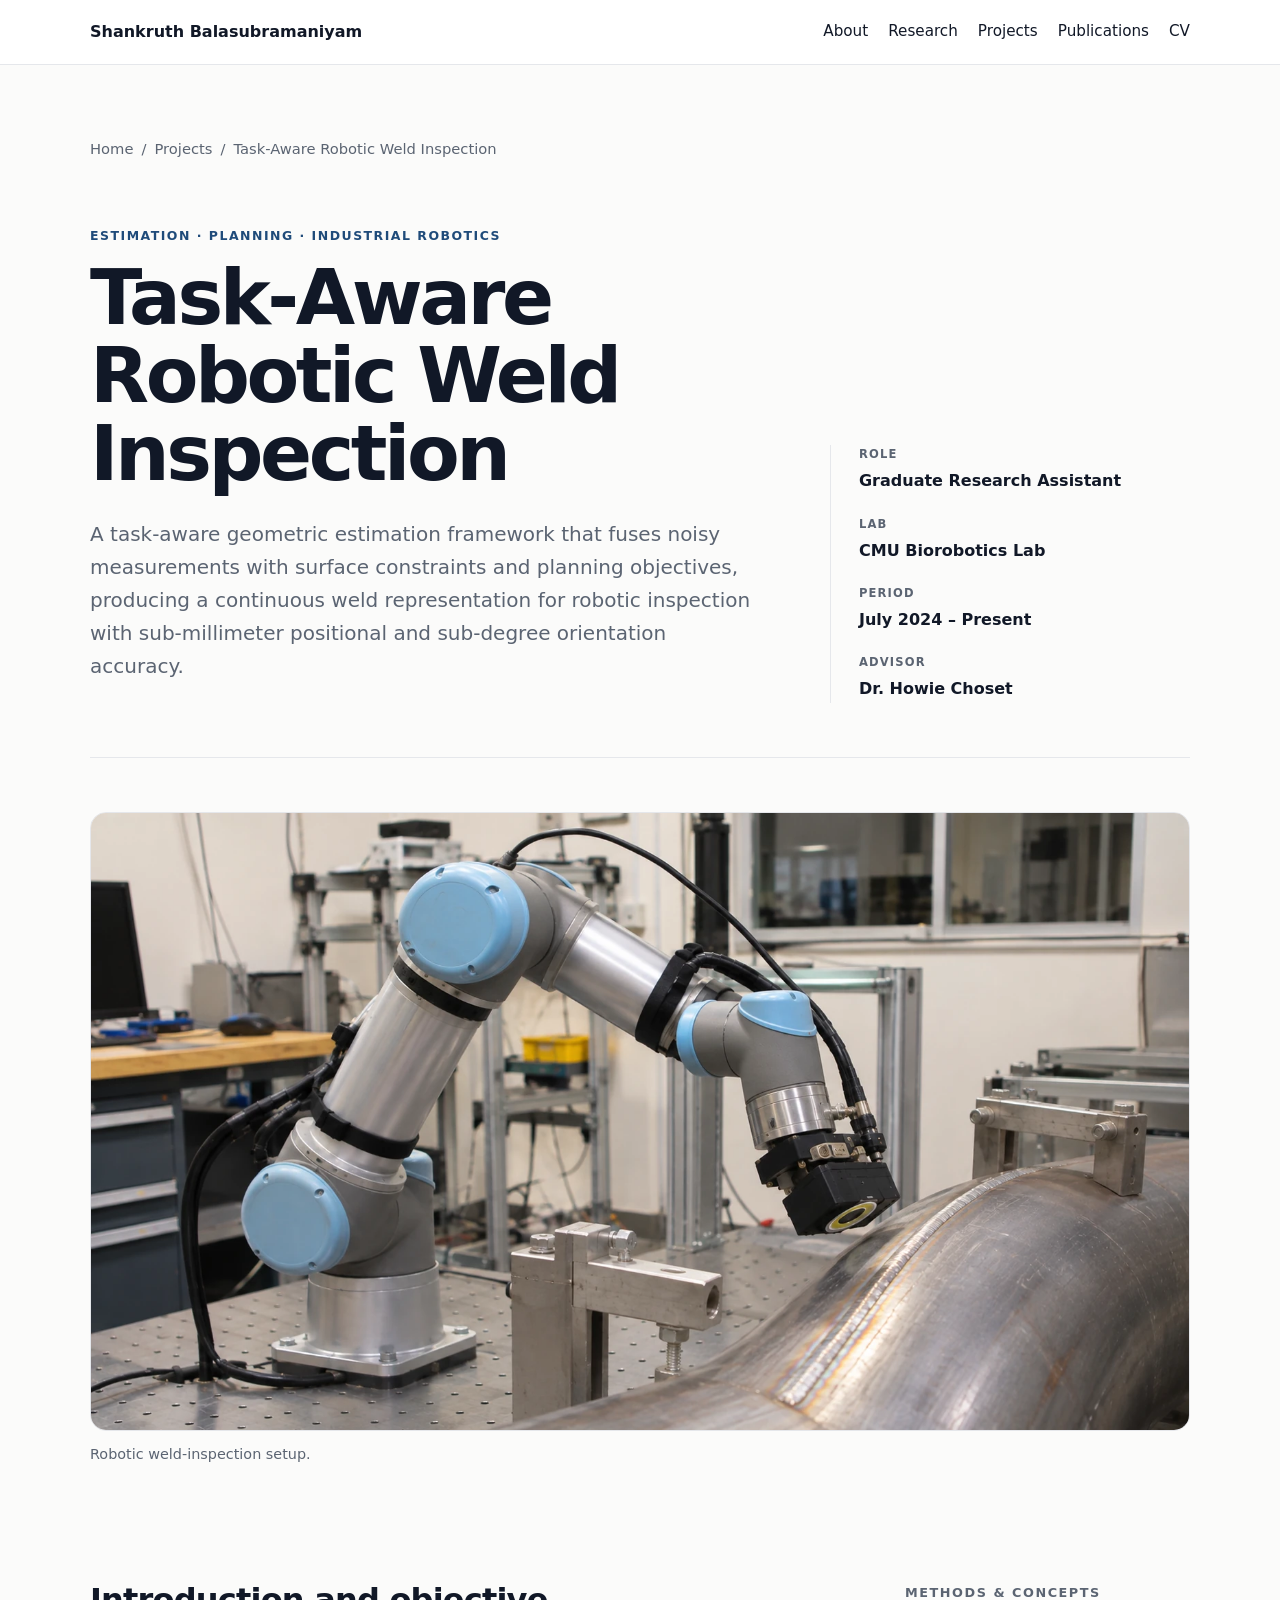
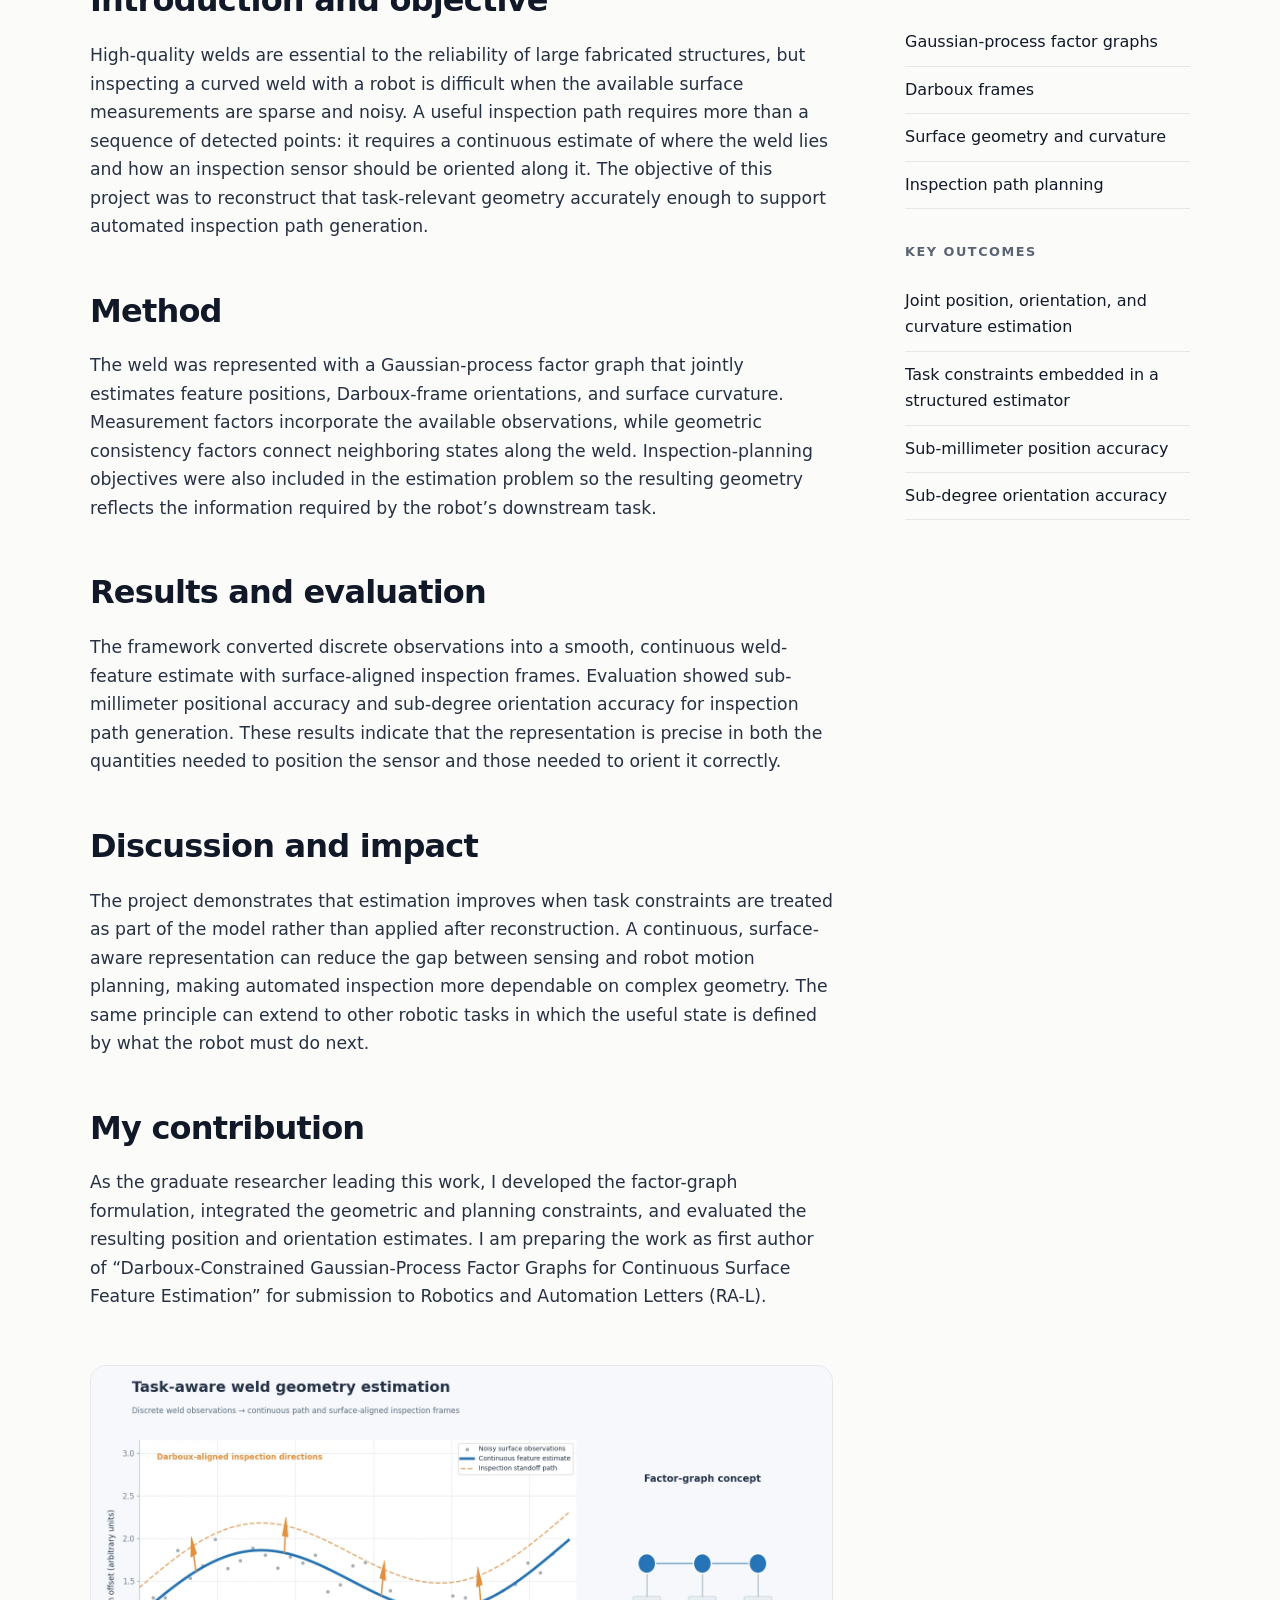
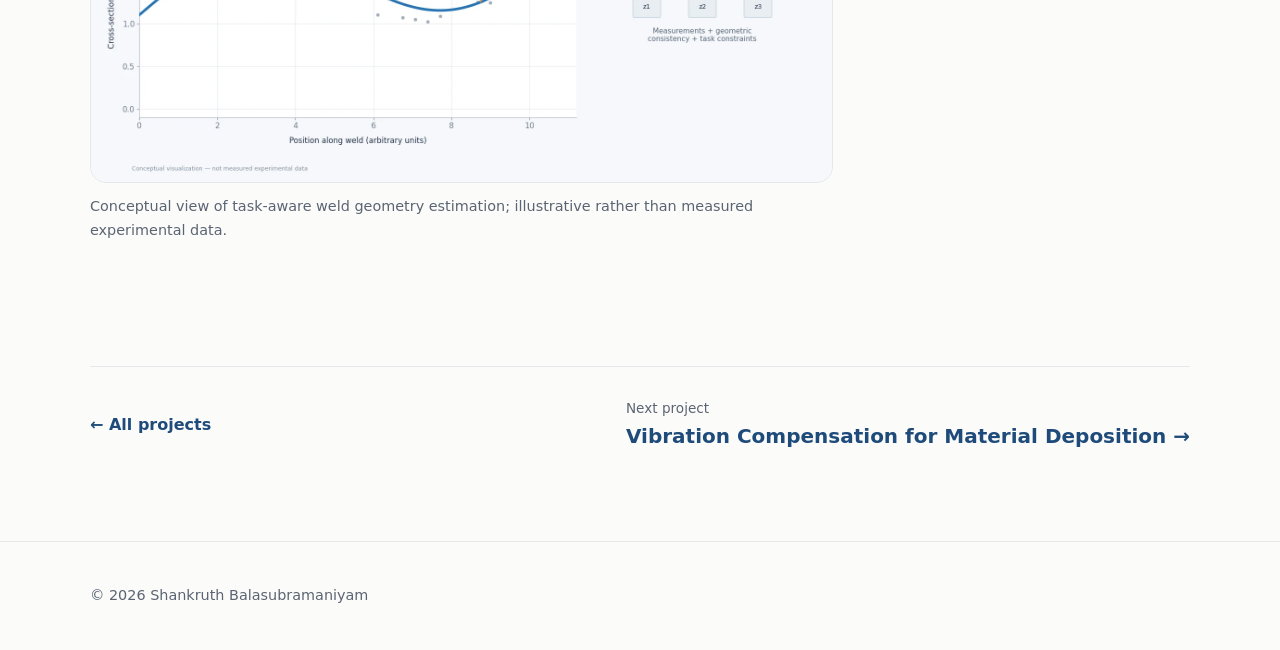
<file: project-weld-inspection.html>
<!DOCTYPE html><html lang="en"><head><meta charset="UTF-8"><meta name="viewport" content="width=device-width,initial-scale=1"><meta name="description" content="A task-aware geometric estimation framework that fuses noisy measurements with surface constraints and planning objectives, producing a continuous weld representation for robotic inspection with sub-millimeter positional and sub-degree orientation accuracy."><title>Task-Aware Robotic Weld Inspection — Shankruth Balasubramaniyam</title><link rel="stylesheet" href="styles.css"></head><body class="project-page"><header class="site-header"><div class="container nav"><a class="brand" href="index.html">Shankruth Balasubramaniyam</a><nav aria-label="Main navigation"><a href="index.html#about">About</a><a href="index.html#research">Research</a><a href="index.html#projects">Projects</a><a href="index.html#publications">Publications</a><a href="cv.pdf" target="_blank" rel="noopener">CV</a></nav></div></header><main class="project-main"><div class="container"><p class="breadcrumb"><a href="index.html">Home</a><span>/</span><a href="index.html#projects">Projects</a><span>/</span><span>Task-Aware Robotic Weld Inspection</span></p><section class="project-hero"><div><p class="eyebrow">Estimation · Planning · Industrial Robotics</p><h1>Task-Aware Robotic Weld Inspection</h1><p class="project-deck">A task-aware geometric estimation framework that fuses noisy measurements with surface constraints and planning objectives, producing a continuous weld representation for robotic inspection with sub-millimeter positional and sub-degree orientation accuracy.</p></div><aside class="project-facts" aria-label="Project details"><dl><div><dt>Role</dt><dd>Graduate Research Assistant</dd></div><div><dt>Lab</dt><dd>CMU Biorobotics Lab</dd></div><div><dt>Period</dt><dd>July 2024 – Present</dd></div><div><dt>Advisor</dt><dd>Dr. Howie Choset</dd></div></dl></aside></section><figure class="project-media"><img src="assets/01_weld_top_lab.webp" alt="Robotic arm inspecting a weld seam on a cylindrical metal workpiece" width="1600" height="900"><figcaption>Robotic weld-inspection setup.</figcaption></figure><div class="project-body"><article class="project-copy"><section class="narrative-section"><h2>Introduction and objective</h2><p>High-quality welds are essential to the reliability of large fabricated structures, but inspecting a curved weld with a robot is difficult when the available surface measurements are sparse and noisy. A useful inspection path requires more than a sequence of detected points: it requires a continuous estimate of where the weld lies and how an inspection sensor should be oriented along it. The objective of this project was to reconstruct that task-relevant geometry accurately enough to support automated inspection path generation.</p></section><section class="narrative-section"><h2>Method</h2><p>The weld was represented with a Gaussian-process factor graph that jointly estimates feature positions, Darboux-frame orientations, and surface curvature. Measurement factors incorporate the available observations, while geometric consistency factors connect neighboring states along the weld. Inspection-planning objectives were also included in the estimation problem so the resulting geometry reflects the information required by the robot’s downstream task.</p></section><section class="narrative-section"><h2>Results and evaluation</h2><p>The framework converted discrete observations into a smooth, continuous weld-feature estimate with surface-aligned inspection frames. Evaluation showed sub-millimeter positional accuracy and sub-degree orientation accuracy for inspection path generation. These results indicate that the representation is precise in both the quantities needed to position the sensor and those needed to orient it correctly.</p></section><section class="narrative-section"><h2>Discussion and impact</h2><p>The project demonstrates that estimation improves when task constraints are treated as part of the model rather than applied after reconstruction. A continuous, surface-aware representation can reduce the gap between sensing and robot motion planning, making automated inspection more dependable on complex geometry. The same principle can extend to other robotic tasks in which the useful state is defined by what the robot must do next.</p></section><section class="narrative-section"><h2>My contribution</h2><p>As the graduate researcher leading this work, I developed the factor-graph formulation, integrated the geometric and planning constraints, and evaluated the resulting position and orientation estimates. I am preparing the work as first author of “Darboux-Constrained Gaussian-Process Factor Graphs for Continuous Surface Feature Estimation” for submission to Robotics and Automation Letters (RA-L).</p></section><figure class="project-media"><img src="assets/02_weld_bottom_geometry.webp" alt="Concept diagram showing noisy weld observations, a continuous feature estimate, inspection directions, and a factor graph" width="1600" height="900"><figcaption>Conceptual view of task-aware weld geometry estimation; illustrative rather than measured experimental data.</figcaption></figure></article><aside class="project-aside"><h3>Methods &amp; concepts</h3><ul><li>Gaussian-process factor graphs</li><li>Darboux frames</li><li>Surface geometry and curvature</li><li>Inspection path planning</li></ul><h3 style="margin-top:32px">Key outcomes</h3><ul><li>Joint position, orientation, and curvature estimation</li><li>Task constraints embedded in a structured estimator</li><li>Sub-millimeter position accuracy</li><li>Sub-degree orientation accuracy</li></ul></aside></div><div class="next-project"><a class="back-link" href="index.html#projects">← All projects</a><a href="project-vibration-compensation.html"><span>Next project</span><strong>Vibration Compensation for Material Deposition →</strong></a></div></div></main><footer><div class="container"><p>© 2026 Shankruth Balasubramaniyam</p></div></footer></body></html>
</file>
<file: styles.css>
*{box-sizing:border-box}
:root{--bg:#fff;--text:#111827;--muted:#5b6472;--line:#e5e7eb;--soft:#f6f7f9;--accent:#1f4b7a;--max:1100px}
html{scroll-behavior:smooth;scroll-padding-top:90px}
body{margin:0;font-family:Inter,ui-sans-serif,system-ui,-apple-system,BlinkMacSystemFont,"Segoe UI",sans-serif;color:var(--text);background:var(--bg);line-height:1.65}
a{color:var(--accent);text-decoration:none}a:hover{text-decoration:underline}
a:focus-visible{outline:2px solid var(--accent);outline-offset:4px}
.container{width:min(var(--max),calc(100% - 40px));margin:0 auto}.narrow{max-width:800px}
.site-header{position:sticky;top:0;z-index:20;border-bottom:1px solid var(--line);background:rgba(255,255,255,.96);backdrop-filter:blur(8px)}
.nav{min-height:64px;display:flex;align-items:center;justify-content:space-between;gap:24px}.brand{font-weight:700;color:var(--text)}
nav{display:flex;gap:20px;flex-wrap:wrap}nav a{color:var(--text);font-size:.95rem}
.hero{padding:96px 0 80px;border-bottom:1px solid var(--line)}.hero-grid{display:grid;grid-template-columns:1.5fr 1fr;gap:48px;align-items:center}
h1{font-size:clamp(2.6rem,6vw,4.8rem);line-height:1.02;letter-spacing:-.045em;margin:10px 0 24px;overflow-wrap:anywhere}
h2{font-size:clamp(1.8rem,4vw,2.6rem);line-height:1.15;letter-spacing:-.025em;margin:8px 0 22px}
h3{margin-top:0;font-size:1.25rem}.lead{font-size:1.2rem;color:var(--muted);max-width:760px}
.eyebrow{text-transform:uppercase;letter-spacing:.12em;font-size:.78rem;font-weight:700;color:var(--accent)}
.buttons{display:flex;gap:12px;margin-top:28px;flex-wrap:wrap}.button{display:inline-block;padding:11px 18px;border:1px solid var(--line);border-radius:8px;color:var(--text);font-weight:600}
.button.primary{background:var(--accent);color:#fff;border-color:var(--accent)}
.section{padding:76px 0}.alt{background:var(--soft)}.grid{display:grid;gap:20px}.grid.three{grid-template-columns:repeat(3,1fr)}
.card{border:1px solid var(--line);border-radius:14px;padding:24px;background:#fff}
.project{padding:28px 0;border-top:1px solid var(--line)}.project:last-child{border-bottom:1px solid var(--line)}
.tag{display:inline-block;font-size:.78rem;font-weight:700;color:var(--accent);margin-bottom:7px}.meta,.small{color:var(--muted);font-size:.95rem}
.pubs{padding-left:22px}.pubs li{margin-bottom:18px}
footer{border-top:1px solid var(--line);padding:28px 0;color:var(--muted);font-size:.9rem}
.section-intro{display:grid;grid-template-columns:1.25fr 1fr;gap:56px;align-items:end;margin-bottom:36px}.section-intro h2{margin-bottom:0}.section-intro>p{color:var(--muted);font-size:1.05rem;margin:0 0 5px}
.project-grid{display:grid;gap:20px}.project-card{display:grid;grid-template-columns:280px minmax(0,1fr);height:330px;overflow:hidden;border:1px solid var(--line);border-radius:16px;background:#fff;color:var(--text);transition:transform .2s ease,border-color .2s ease,box-shadow .2s ease}.project-card:hover{text-decoration:none;transform:translateY(-3px);border-color:#bac6d4;box-shadow:0 15px 35px rgba(17,24,39,.08)}.project-thumb{width:280px;height:330px;overflow:hidden;background:#eef2f6}.project-thumb img{display:block;width:100%;height:100%;object-fit:cover;object-position:center}.project-card-copy{display:flex;flex-direction:column;min-width:0;padding:30px 34px}.project-card h3{font-size:1.55rem;line-height:1.18;margin:10px 0 12px}.project-card p{color:var(--muted);margin:0;max-width:720px}.project-link{margin-top:auto;padding-top:18px;color:var(--accent);font-weight:700}
.project-page{background:#fbfbfa}.project-page .site-header{position:static}.project-main{padding:72px 0 88px}.breadcrumb{display:flex;gap:8px;align-items:center;margin:0 0 52px;color:var(--muted);font-size:.92rem}.breadcrumb a{color:var(--muted)}.project-hero{display:grid;grid-template-columns:1.4fr .75fr;gap:68px;align-items:end;padding-bottom:54px;border-bottom:1px solid var(--line)}.project-hero h1{font-size:clamp(2.8rem,6vw,5.4rem);margin-bottom:24px}.project-deck{font-size:1.25rem;color:var(--muted);max-width:760px}.project-facts{border-left:1px solid var(--line);padding-left:28px}.project-facts dl{margin:0}.project-facts div+div{margin-top:20px}.project-facts dt{text-transform:uppercase;letter-spacing:.1em;font-size:.72rem;font-weight:700;color:var(--muted)}.project-facts dd{margin:4px 0 0;font-weight:600}.project-body{display:grid;grid-template-columns:minmax(0,1fr) 285px;gap:72px;padding-top:62px}.project-copy h2{font-size:2rem;margin-top:52px}.narrative-section:first-child h2{margin-top:0}.project-copy p{font-size:1.08rem;color:#273142}.project-copy ul{padding-left:22px}.project-copy li{margin-bottom:10px}.project-aside{align-self:start;position:sticky;top:30px}.project-aside h3{font-size:.8rem;text-transform:uppercase;letter-spacing:.12em;color:var(--muted)}.project-aside ul{padding:0;list-style:none}.project-aside li{padding:10px 0;border-bottom:1px solid var(--line)}.media-placeholder{display:grid;place-items:center;min-height:360px;margin:54px 0 12px;border:1px dashed #aeb9c6;border-radius:16px;background:linear-gradient(135deg,#eef2f6,#f9fafb);color:#647181;text-align:center;padding:30px}.media-placeholder strong{display:block;color:#344150;margin-bottom:5px}.media-caption{color:var(--muted);font-size:.9rem;margin-bottom:54px}.next-project{display:flex;justify-content:space-between;align-items:center;gap:24px;margin-top:70px;padding-top:30px;border-top:1px solid var(--line)}.next-project strong{font-size:1.25rem}.next-project span{display:block;color:var(--muted);font-size:.85rem}.back-link{font-weight:700}
.project-media{margin:54px 0}.project-media img{display:block;width:100%;height:auto;aspect-ratio:16/9;object-fit:cover;border:1px solid var(--line);border-radius:16px;background:#eef2f6}.project-media figcaption{margin-top:12px;color:var(--muted);font-size:.9rem}
@media(max-width:800px){.hero-grid,.grid.three,.section-intro,.project-hero,.project-body{grid-template-columns:1fr}.project-card{grid-template-columns:1fr;height:auto}.project-thumb{width:100%;height:auto;aspect-ratio:16/9}.project-card-copy{padding:26px}.project-link{margin-top:24px}.nav{align-items:flex-start;padding:14px 0;flex-wrap:wrap}nav{gap:12px}.hero{padding-top:64px}html{scroll-padding-top:130px}.project-main{padding-top:34px}.breadcrumb{margin-bottom:34px}.project-hero{gap:34px}.project-facts{border-left:0;border-top:1px solid var(--line);padding:24px 0 0}.project-body{gap:40px}.project-aside{position:static}.media-placeholder{min-height:240px}.next-project{align-items:flex-start;flex-direction:column}}
</file>
